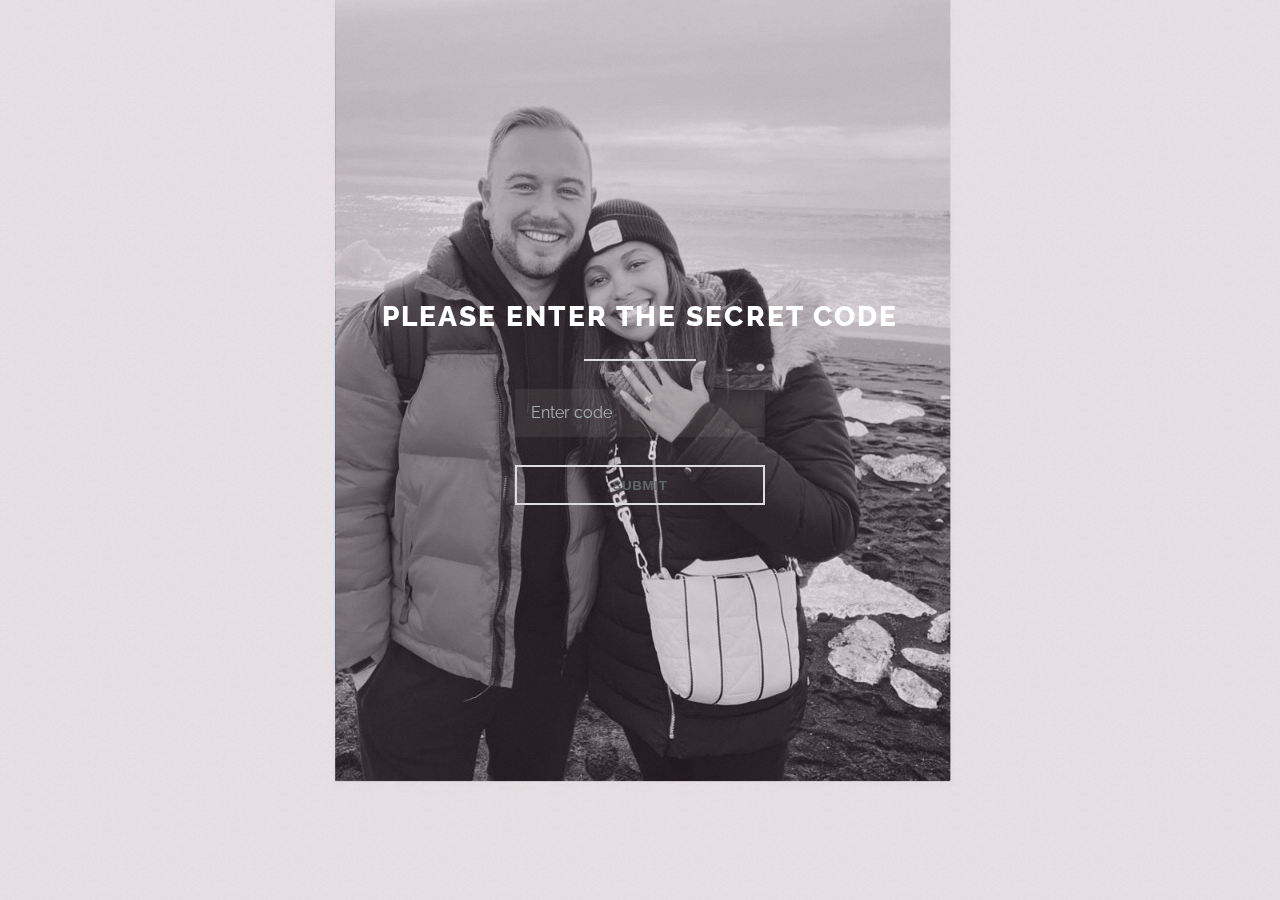
<file: index.html>
<!DOCTYPE HTML>
<!--
	Jordan & Emily -->
<html>
	<head>
		<title>Jordan & Emily are getting married</title>
		<meta charset="utf-8" />
		<meta name="viewport" content="width=device-width, initial-scale=1, user-scalable=no" />
		<link rel="stylesheet" href="assets/css/main.css" />
		<link rel="icon" href="icons8-wedding-32.ico" type="image/x-icon">
	</head>
	<body class="is-preload">

		<!-- Header -->
		<section id="header">
			<header class="major">
				<br>
				<h2>Please enter the secret code</h2>
				<input type="text" id="codeInput" placeholder="Enter code" style="width: 250px; margin: 0 auto;" onkeyup="handleKeyPress(event)">
				<br>				
				<button onclick="checkCode()" style="width: 250px;">Submit</button>

				<script>
					function handleKeyPress(event) {
						if (event.keyCode === 13) {
							// 13 is the keycode for the "Enter" key
							checkCode();
						}
					}

					function checkCode() {
						var enteredCode = document.getElementById("codeInput").value;

						// Use "BotleyC2024" as the correct code
						var correctCode = "BotleyC2024";

						if (enteredCode === correctCode) {
							window.location.href = "wedding.html"; // Redirect to success page
						} else {
							alert("Incorrect code. Please try again.");
						}
					}
				</script>
			</header>
		</section>

		<!-- Scripts -->
		<script src="assets/js/jquery.min.js"></script>
		<script src="assets/js/jquery.scrollex.min.js"></script>
		<script src="assets/js/jquery.scrolly.min.js"></script>
		<script src="assets/js/browser.min.js"></script>
		<script src="assets/js/breakpoints.min.js"></script>
		<script src="assets/js/util.js"></script>
		<script src="assets/js/main.js"></script>

	</body>
</html>
</file>
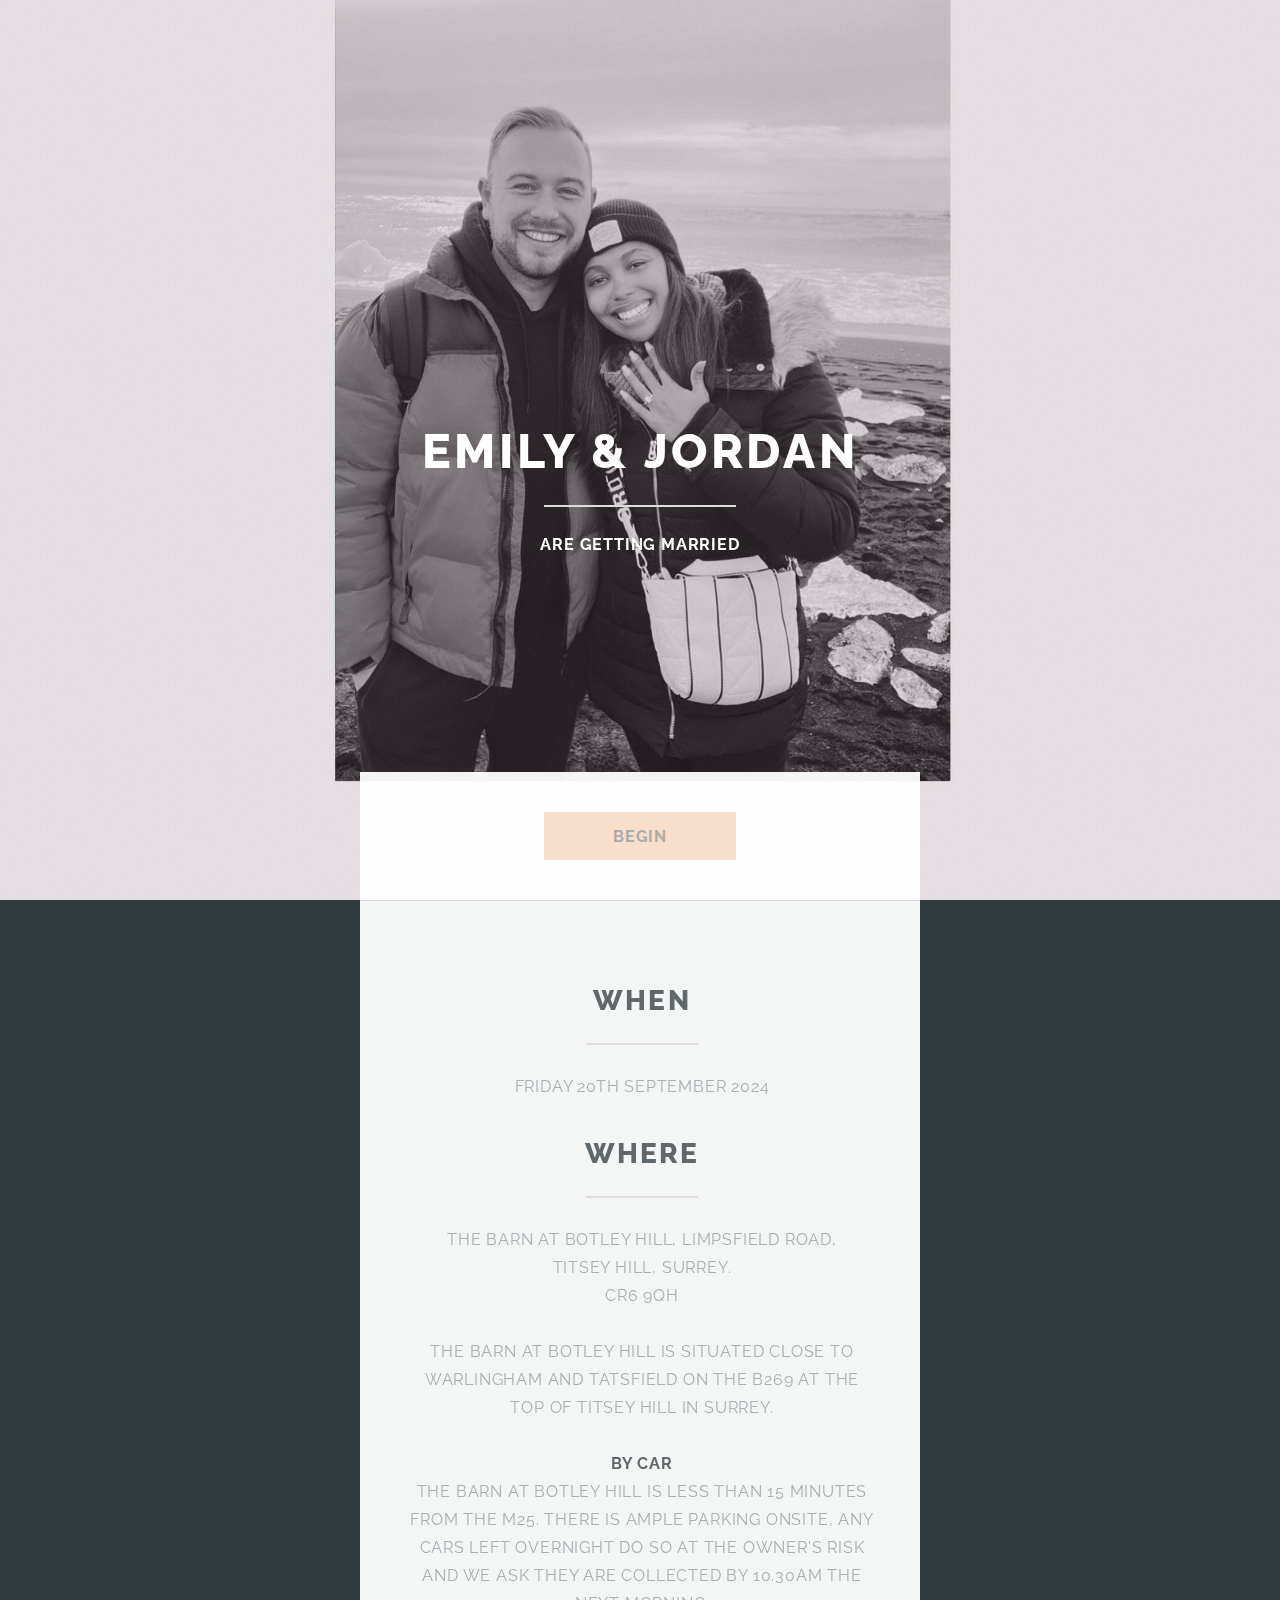
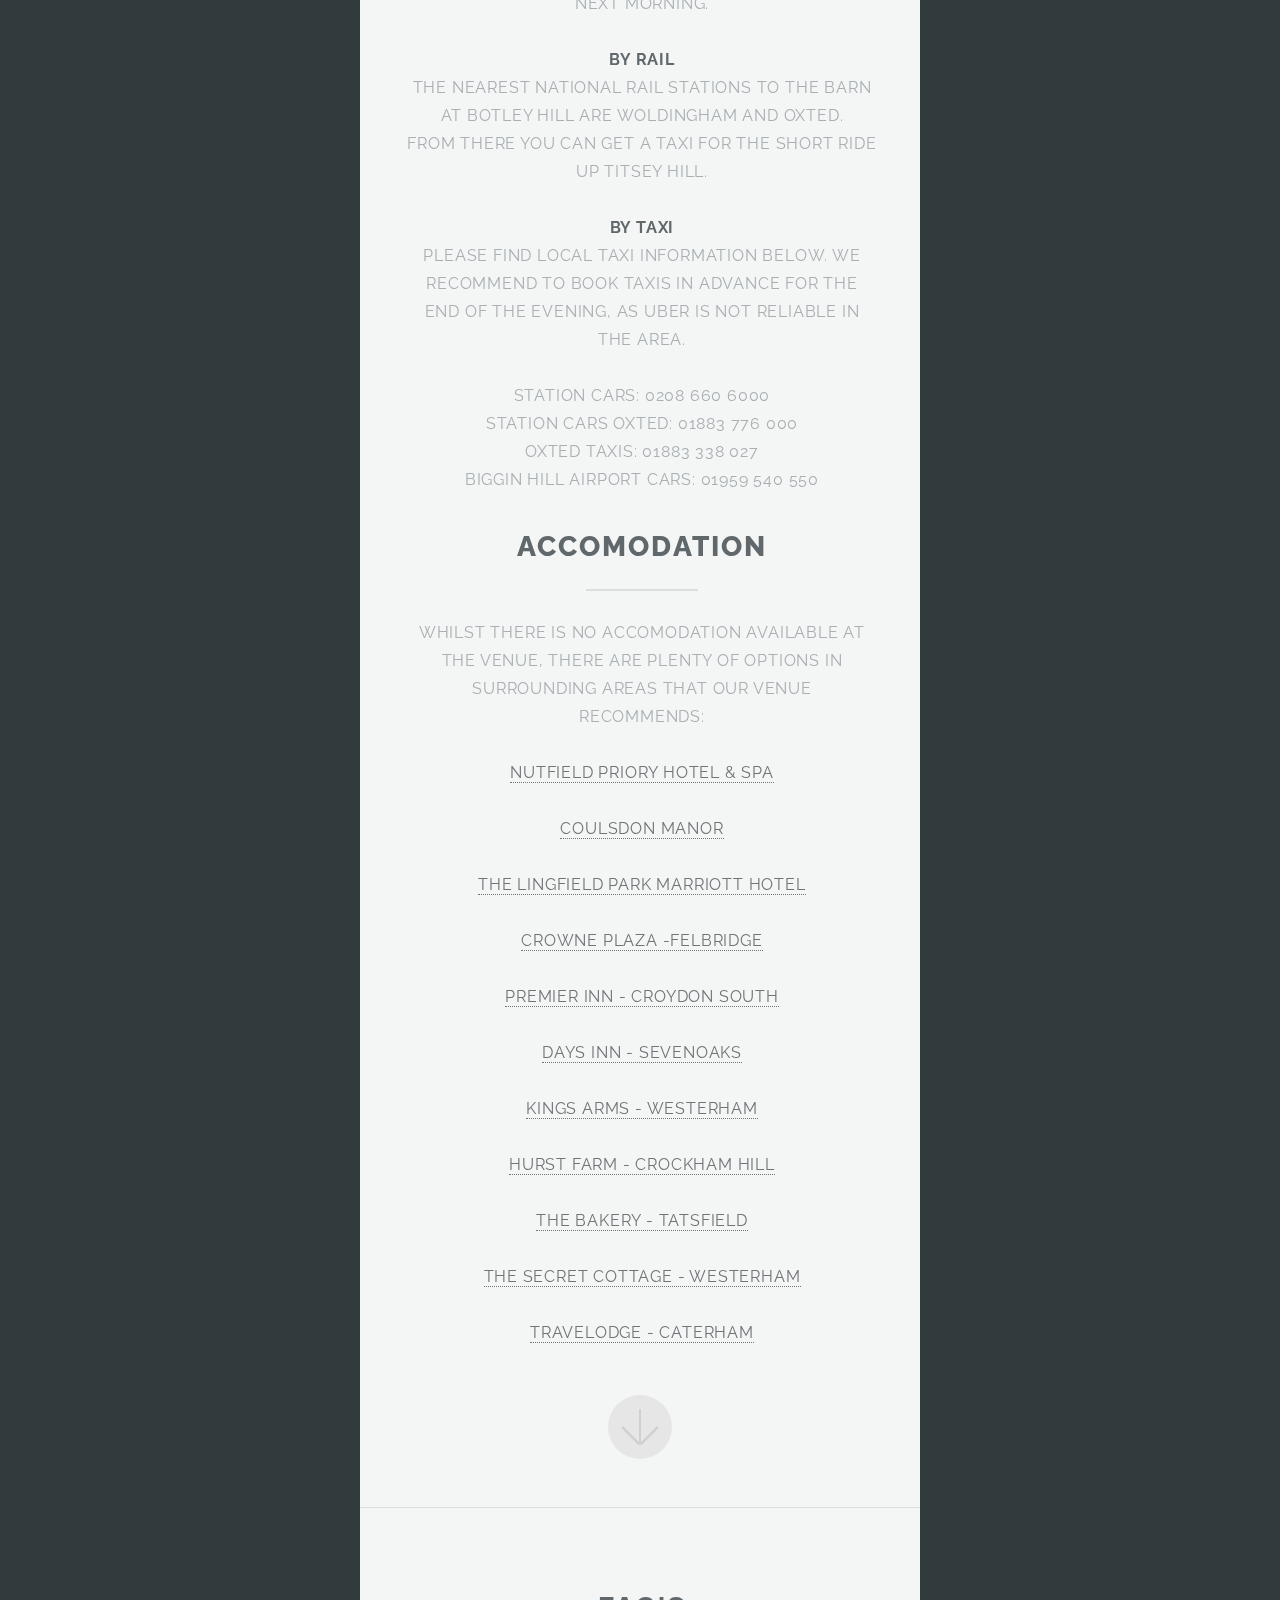
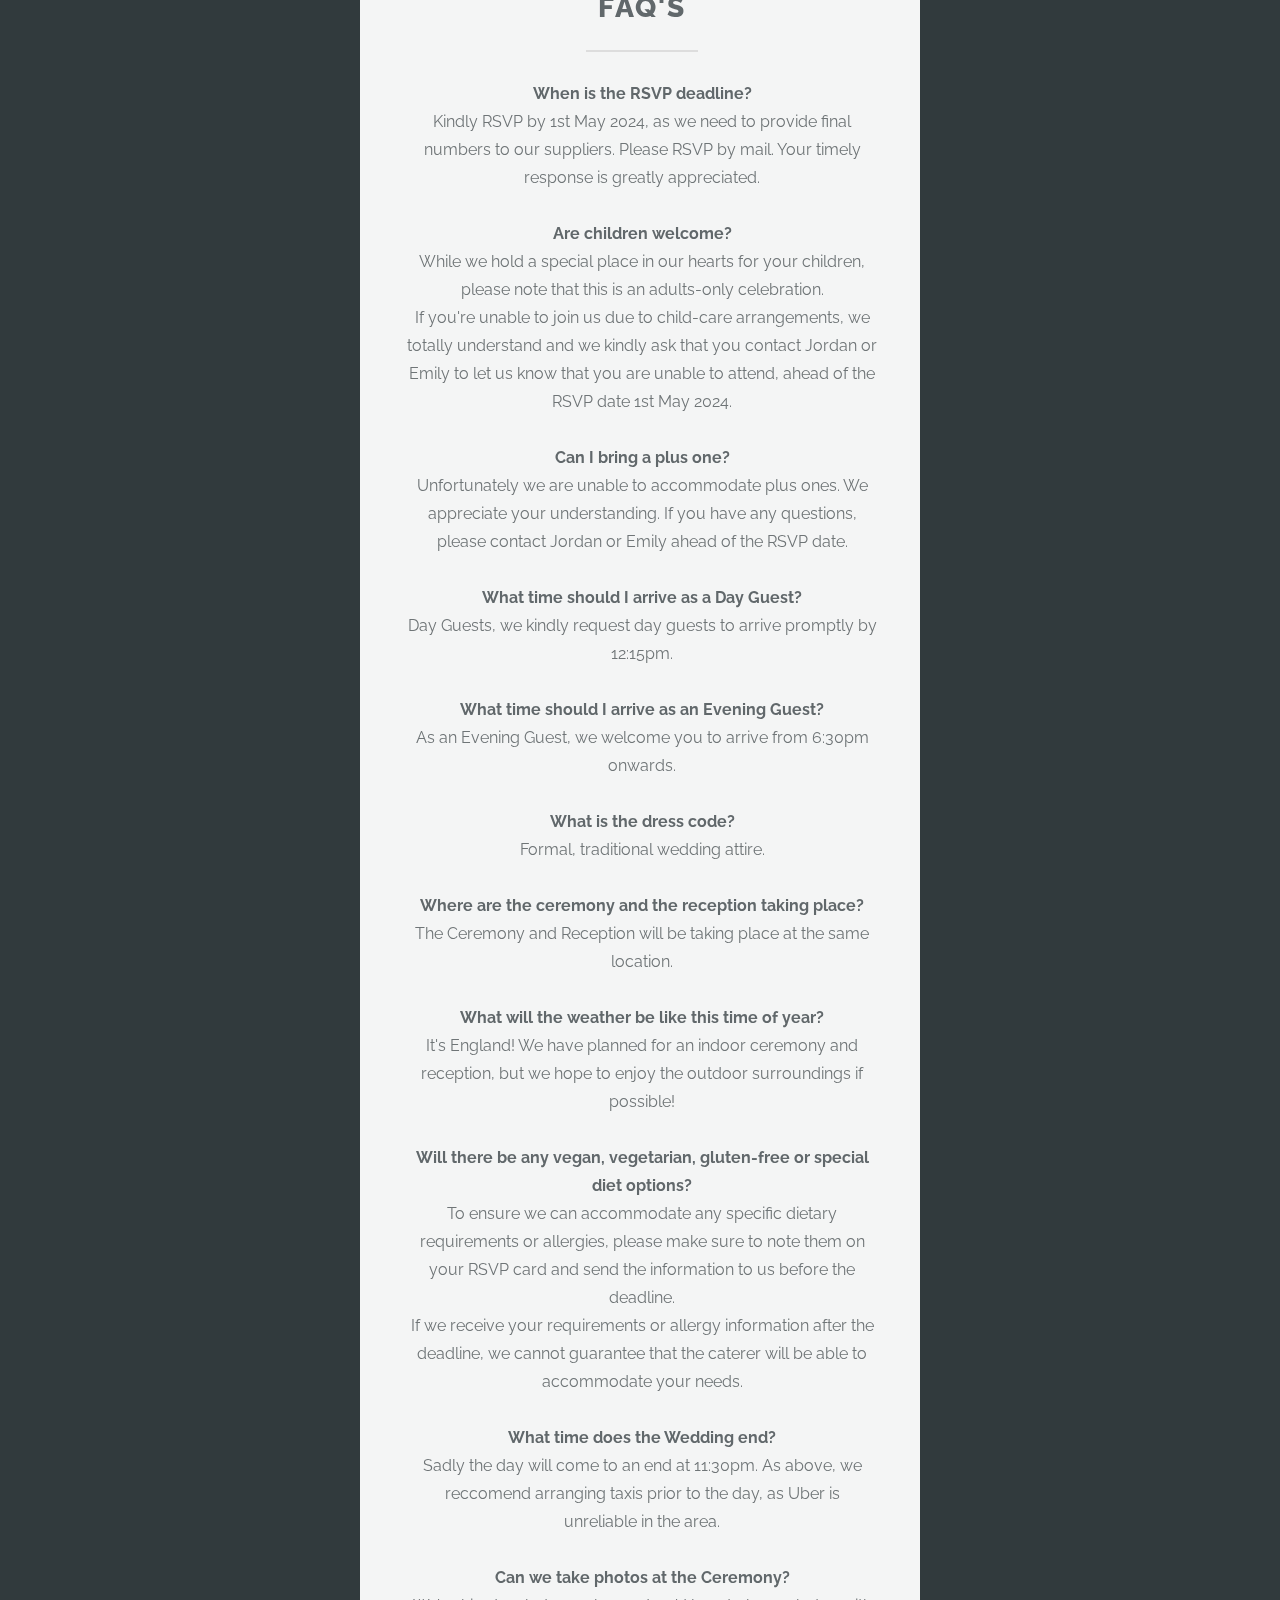
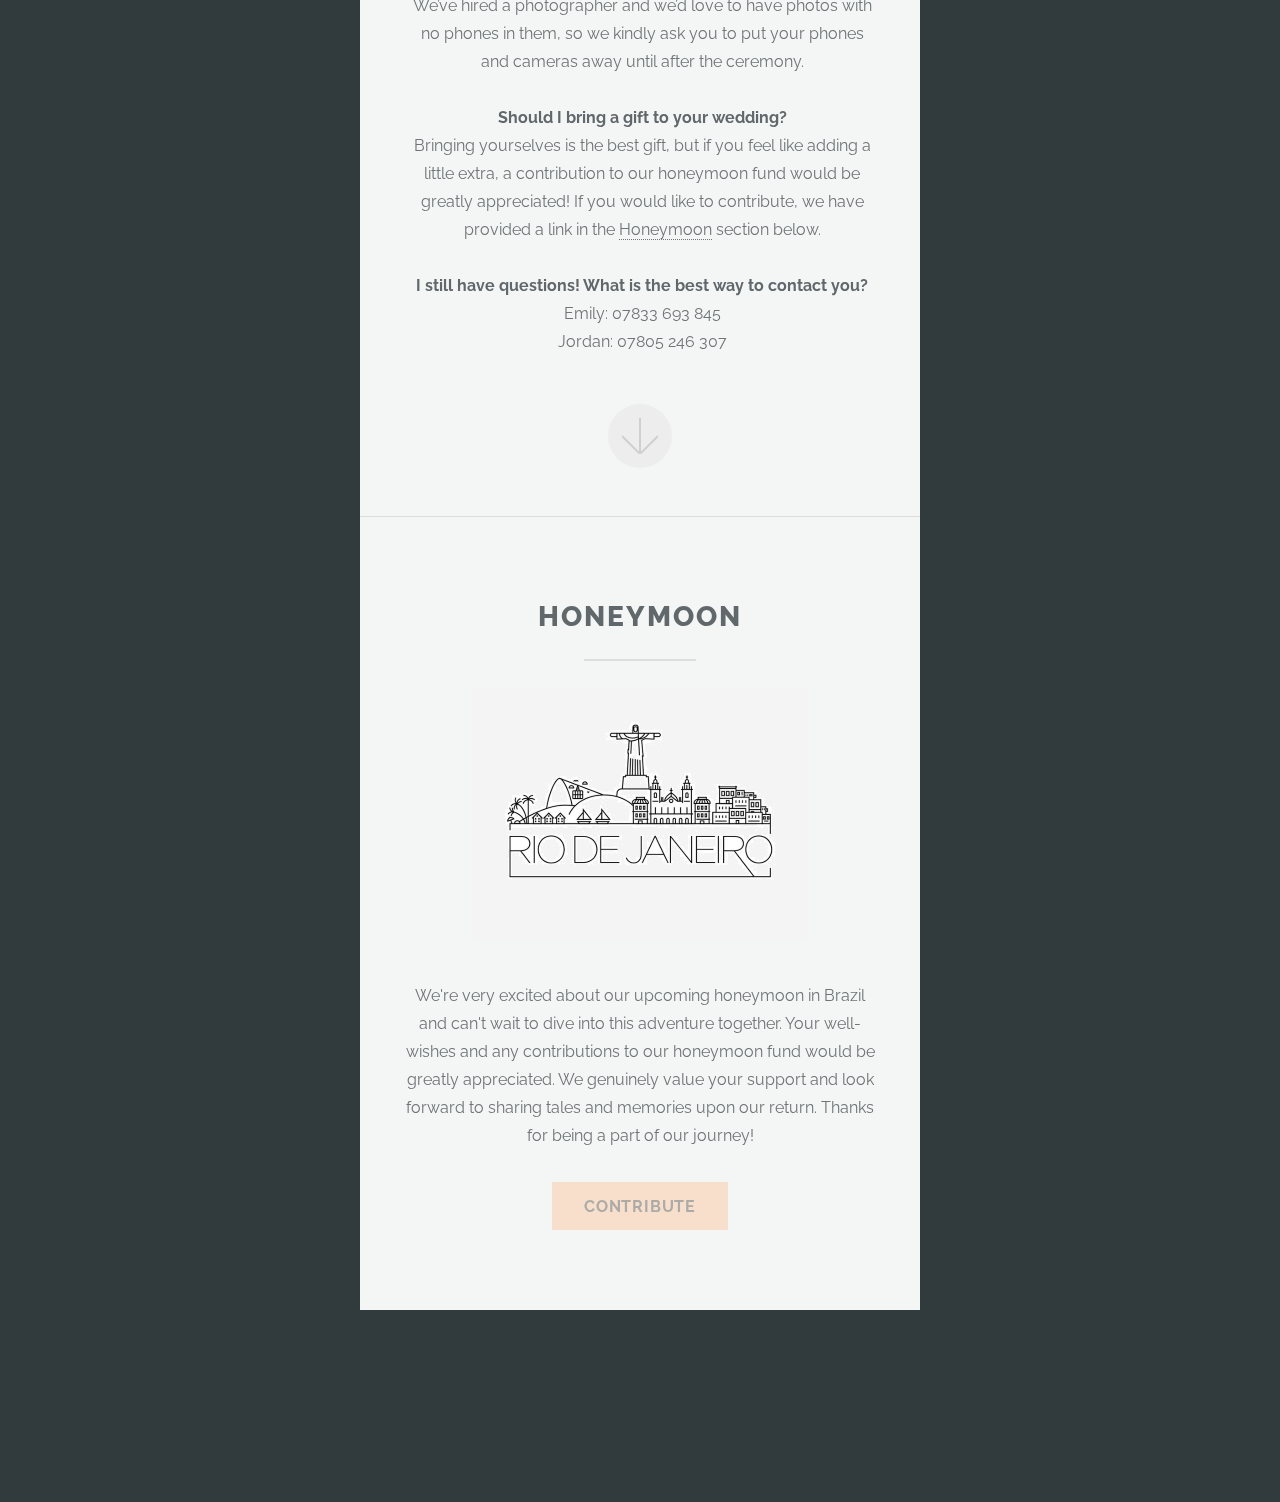
<file: wedding.html>
<!DOCTYPE HTML>
<!--
	Emily & Jordan -->
<html>
	<head>
		<title>Emily & Jordan are getting married</title>
		<meta charset="utf-8" />
		<meta name="viewport" content="width=device-width, initial-scale=1, user-scalable=no" />
		<link rel="stylesheet" href="assets/css/main.css" />
		<link rel="icon" href="icons8-wedding-32.ico" type="image/x-icon">
	</head>
	<body class="is-preload">

		<!-- Header -->
			<section id="header">
				<header class="major">
<br>
				
<h1><br><br><br>	Emily & Jordan</h1>
<p>are getting married</h2>
				</header>
				<div class="container">
					<ul class="actions special">
						<li><a href="#one" class="button primary scrolly">Begin</a></li>
					</ul>
				</div>
			</section>

		<!-- One -->
			<section id="one" class="main special">
				<div class="container">
					<div class="content">
						<header class="major">
							<h2>When</h2>
<p>Friday 20th September 2024</p>
<h2>Where</h2>
<p>The Barn at Botley Hill, Limpsfield Road,<br>
Titsey Hill, Surrey.
<br>CR6 9QH
<br>
<br>The Barn at Botley Hill is situated close to Warlingham and Tatsfield on the B269 at the top of Titsey Hill in Surrey.
<br>
<br><b>BY CAR</B>
<br> The Barn at Botley Hill is less than 15 minutes from the M25.
There is ample parking onsite, any cars left overnight do so at the owner's risk and we ask they are collected by 10.30am the next morning.
<br>
<br><b>BY RAIL</B>
<br> The nearest National Rail stations to The Barn at Botley Hill are Woldingham and Oxted.
<br>From there you can get a taxi for the short ride up Titsey Hill.
<br>
<br><b>BY TAXI</B>
<br>Please find local taxi information below. We recommend to book taxis in advance for the end of the evening, as UBER is not reliable in the area.
<br>
<br>Station Cars: 0208 660 6000
<br>Station Cars Oxted: 01883 776 000
<br>Oxted Taxis: 01883 338 027
<br>Biggin Hill Airport Cars: 01959 540 550</p>
<header class="major">
							<h2>Accomodation</h2>
<P>Whilst there is no accomodation available at the venue, there are plenty of options in surrounding areas that our venue recommends:
<br>
<br>
<a href="https://www.handpickedhotels.co.uk/nutfieldpriory" target="_blank">Nutfield Priory Hotel & Spa</a>
<br>
<br>
<a href="https://bespokehotels.com/coulsdonmanorandgolf/" target="_blank">Coulsdon Manor</a>
<br>
<br>
<a href="https://www.marriott.com/en-gb/hotels/lgwgs-lingfield-park-marriott-hotel-and-country-club/overview/" target="_blank">The Lingfield Park Marriott Hotel</a>
<br>
<br>
<a href="https://www.ihg.com/crowneplaza/hotels/gb/en/west-sussex/bsheg/hoteldetail" target="_blank">Crowne Plaza -Felbridge</a>
<br>
<br>
<a href="https://www.premierinn.com/gb/en/hotels/england/greater-london/london/london-croydon-south-a212.html" target="_blank">Premier Inn - Croydon South</a>
<br>
<br>
<a href="https://www.wyndhamhotels.com/en-uk/days-inn/westerham-united-kingdom/days-inn-sevenoaks-clacket-lane/overview?gad_source=1&gclid=Cj0KCQiAwbitBhDIARIsABfFYIIxIX5BFskM9P9CU8R69D6ar9T8pGYwucALA0WK49F22m-W_Ih141waAl_8EALw_wcB&gclsrc=aw.ds" target="_blank">Days Inn - Sevenoaks</a>
<br>
<br>
<a href="https://www.greenekinginns.co.uk/hotels/kent/kings-arms" target="_blank">Kings Arms - Westerham</a>
<br>
<br>
<a href="https://www.hurst.farm/therooms" target="_blank">Hurst Farm - Crockham Hill</a>
<br>
<br>
<a href="https://www.thebakeryrestaurant.com/ourrooms.php" target="_blank">The Bakery - Tatsfield</a>
<br>
<br>
<a href="https://thesecretcottage.net/home" target="_blank">The Secret Cottage - Westerham</a>
<br>
<br>
<a href="https://www.travelodge.co.uk/hotels/325/Caterham-Whyteleafe-hotel?sb=0" target="_blank">Travelodge - Caterham</a>
<a href="#footer" class="goto-next scrolly">Next</a>						</header>
																<a href="#three" class="goto-next scrolly">Next</a>
				</div>
			</section>

		<!-- Three -->
			<section id="three" class="main special">
				<div class="container">
									<div class="content">
						<header class="major">					<h2>FAQ's</h2>
						</header>
						<p>
<b>When is the RSVP deadline?</b>
<br>Kindly RSVP by 1st May 2024, as we need to provide final numbers to our suppliers. Please RSVP by mail. Your timely response is greatly appreciated.</b>
<br>
<br>
<b>Are children welcome?</b>
<br>While we hold a special place in our hearts for your children, please note that this is an adults-only celebration.
<br>If you're unable to join us due to child-care arrangements, we totally understand and we kindly ask that you contact Jordan or Emily to let us know that you are unable to attend, ahead of the RSVP date 1st May 2024.
<br>
<br>
<b>Can I bring a plus one?</b>
<br>Unfortunately we are unable to accommodate plus ones. We appreciate your understanding. If you have any questions, please contact Jordan or Emily ahead of the RSVP date.
<br>
<br>
<b>What time should I arrive as a Day Guest?</b>
<br> Day Guests, we kindly request day guests to arrive promptly by 12:15pm. 
<br>
<br>
<b>What time should I arrive as an Evening Guest?</b>
<br> As an Evening Guest, we welcome you to arrive from 6:30pm onwards.
<br>
<br>
<b>What is the dress code?</b>
<br> Formal, traditional wedding attire.
<br>
<br><b>Where are the ceremony and the reception taking place?</b>
<br>The Ceremony and Reception will be taking place at the same location.
<br>
<br>
<b>What will the weather be like this time of year?</b>
<br>It's England! We have planned for an indoor ceremony and reception, but we hope to enjoy the outdoor surroundings if possible!<br>
<br>
<b>Will there be any vegan, vegetarian, gluten-free or special diet options?</b>
<br>To ensure we can accommodate any specific dietary requirements or allergies, please make sure to note them on your RSVP card and send the information to us before the deadline.
<br>
If we receive your requirements or allergy information after the deadline, we cannot guarantee that the caterer will be able to accommodate your needs.
<br>
<br>
<b>What time does the Wedding end?</b>
<br>Sadly the day will come to an end at 11:30pm. As above, we reccomend arranging taxis prior to the day, as Uber is unreliable in the area.
<br>
<br>
<b>Can we take photos at the Ceremony?</b>
<br>We’ve hired a photographer and we’d love to have photos with no phones in them, so we kindly ask you to put your phones and cameras  away until after the ceremony.
<br>
<br>
<b>Should I bring a gift to your wedding?</b>
<br>Bringing yourselves is the best gift, but if you feel like adding a little extra, a contribution to our honeymoon fund would be greatly appreciated! If you would like to contribute, we have provided a link in the <a href="#footer">Honeymoon</a> section below.
<br>
<br>
<b>I still have questions! What is the best way to contact you?</b>
<br>Emily: 07833 693 845
<br>Jordan: 07805 246 307									
<br>
</p>
							</div>

					<a href="#footer" class="goto-next scrolly">Next</a>
				</div>
			</section>

		<!-- Four -->
		<!--
			<section id="four" class="main">
				<div class="container">
					<div class="content">
						<header class="major">
							<h2>Elements</h2>
						</header>
						<section>
							<h4>Text</h4>
							<p>This is <b>bold</b> and this is <strong>strong</strong>. This is <i>italic</i> and this is <em>emphasized</em>.
							This is <sup>superscript</sup> text and this is <sub>subscript</sub> text.
							This is <u>underlined</u> and this is code: <code>for (;;) { ... }</code>. Finally, <a href="#">this is a link</a>.</p>
							<hr />
							<header>
								<h4>Heading with a Subtitle</h4>
								<p>Lorem ipsum dolor sit amet nullam id egestas urna aliquam</p>
							</header>
							<p>Nunc lacinia ante nunc ac lobortis. Interdum adipiscing gravida odio porttitor sem non mi integer non faucibus ornare mi ut ante amet placerat aliquet. Volutpat eu sed ante lacinia sapien lorem accumsan varius montes viverra nibh in adipiscing blandit tempus accumsan.</p>
							<header>
								<h5>Heading with a Subtitle</h5>
								<p>Lorem ipsum dolor sit amet nullam id egestas urna aliquam</p>
							</header>
							<p>Nunc lacinia ante nunc ac lobortis. Interdum adipiscing gravida odio porttitor sem non mi integer non faucibus ornare mi ut ante amet placerat aliquet. Volutpat eu sed ante lacinia sapien lorem accumsan varius montes viverra nibh in adipiscing blandit tempus accumsan.</p>
							<hr />
							<h2>Heading Level 2</h2>
							<h3>Heading Level 3</h3>
							<h4>Heading Level 4</h4>
							<h5>Heading Level 5</h5>
							<h6>Heading Level 6</h6>
							<hr />
							<h5>Blockquote</h5>
							<blockquote>Fringilla nisl. Donec accumsan interdum nisi, quis tincidunt felis sagittis eget tempus euismod. Vestibulum ante ipsum primis in faucibus vestibulum. Blandit adipiscing eu felis iaculis volutpat ac adipiscing accumsan faucibus. Vestibulum ante ipsum primis in faucibus lorem ipsum dolor sit amet nullam adipiscing eu felis.</blockquote>
							<h5>Preformatted</h5>
							<pre><code>i = 0;

while (!deck.isInOrder()) {
  print 'Iteration ' + i;
  deck.shuffle();
  i++;
}

print 'It took ' + i + ' iterations to sort the deck.';</code></pre>
						</section>

						<section>
							<h4>Lists</h4>
							<div class="row">
								<div class="col-6 col-12-medium">
									<h5>Unordered</h5>
									<ul>
										<li>Dolor pulvinar etiam.</li>
										<li>Sagittis adipiscing.</li>
										<li>Felis enim feugiat.</li>
									</ul>
									<h5>Alternate</h5>
									<ul class="alt">
										<li>Dolor pulvinar etiam.</li>
										<li>Sagittis adipiscing.</li>
										<li>Felis enim feugiat.</li>
									</ul>
								</div>
								<div class="col-6 col-12-medium">
									<h5>Ordered</h5>
									<ol>
										<li>Dolor pulvinar etiam.</li>
										<li>Etiam vel felis viverra.</li>
										<li>Felis enim feugiat.</li>
										<li>Dolor pulvinar etiam.</li>
										<li>Etiam vel felis lorem.</li>
										<li>Felis enim et feugiat.</li>
									</ol>
									<h5>Icons</h5>
									<ul class="icons">
										<li><a href="#" class="icon brands fa-twitter"><span class="label">Twitter</span></a></li>
										<li><a href="#" class="icon brands fa-facebook-f"><span class="label">Facebook</span></a></li>
										<li><a href="#" class="icon brands fa-instagram"><span class="label">Instagram</span></a></li>
										<li><a href="#" class="icon brands fa-github"><span class="label">Github</span></a></li>
									</ul>
								</div>
							</div>
							<h5>Actions</h5>
							<ul class="actions">
								<li><a href="#" class="button primary">Default</a></li>
								<li><a href="#" class="button">Default</a></li>
							</ul>
							<ul class="actions small">
								<li><a href="#" class="button primary small">Small</a></li>
								<li><a href="#" class="button small">Small</a></li>
							</ul>
							<div class="row">
								<div class="col-6 col-12-small">
									<ul class="actions stacked">
										<li><a href="#" class="button primary">Default</a></li>
										<li><a href="#" class="button">Default</a></li>
									</ul>
								</div>
								<div class="col-6 col-12-small">
									<ul class="actions stacked">
										<li><a href="#" class="button primary small">Small</a></li>
										<li><a href="#" class="button small">Small</a></li>
									</ul>
								</div>
								<div class="col-6 col-12-small">
									<ul class="actions stacked">
										<li><a href="#" class="button primary fit">Default</a></li>
										<li><a href="#" class="button fit">Default</a></li>
									</ul>
								</div>
								<div class="col-6 col-12-small">
									<ul class="actions stacked">
										<li><a href="#" class="button primary small fit">Small</a></li>
										<li><a href="#" class="button small fit">Small</a></li>
									</ul>
								</div>
							</div>
						</section>

						<section>
							<h4>Table</h4>
							<h5>Default</h5>
							<div class="table-wrapper">
								<table>
									<thead>
										<tr>
											<th>Name</th>
											<th>Description</th>
											<th>Price</th>
										</tr>
									</thead>
									<tbody>
										<tr>
											<td>Item One</td>
											<td>Ante turpis integer aliquet porttitor.</td>
											<td>29.99</td>
										</tr>
										<tr>
											<td>Item Two</td>
											<td>Vis ac commodo adipiscing arcu aliquet.</td>
											<td>19.99</td>
										</tr>
										<tr>
											<td>Item Three</td>
											<td> Morbi faucibus arcu accumsan lorem.</td>
											<td>29.99</td>
										</tr>
										<tr>
											<td>Item Four</td>
											<td>Vitae integer tempus condimentum.</td>
											<td>19.99</td>
										</tr>
										<tr>
											<td>Item Five</td>
											<td>Ante turpis integer aliquet porttitor.</td>
											<td>29.99</td>
										</tr>
									</tbody>
									<tfoot>
										<tr>
											<td colspan="2"></td>
											<td>100.00</td>
										</tr>
									</tfoot>
								</table>
							</div>

							<h5>Alternate</h5>
							<div class="table-wrapper">
								<table class="alt">
									<thead>
										<tr>
											<th>Name</th>
											<th>Description</th>
											<th>Price</th>
										</tr>
									</thead>
									<tbody>
										<tr>
											<td>Item One</td>
											<td>Ante turpis integer aliquet porttitor.</td>
											<td>29.99</td>
										</tr>
										<tr>
											<td>Item Two</td>
											<td>Vis ac commodo adipiscing arcu aliquet.</td>
											<td>19.99</td>
										</tr>
										<tr>
											<td>Item Three</td>
											<td> Morbi faucibus arcu accumsan lorem.</td>
											<td>29.99</td>
										</tr>
										<tr>
											<td>Item Four</td>
											<td>Vitae integer tempus condimentum.</td>
											<td>19.99</td>
										</tr>
										<tr>
											<td>Item Five</td>
											<td>Ante turpis integer aliquet porttitor.</td>
											<td>29.99</td>
										</tr>
									</tbody>
									<tfoot>
										<tr>
											<td colspan="2"></td>
											<td>100.00</td>
										</tr>
									</tfoot>
								</table>
							</div>
						</section>

						<section>
							<h4>Buttons</h4>
							<ul class="actions">
								<li><a href="#" class="button primary">Primary</a></li>
								<li><a href="#" class="button">Default</a></li>
							</ul>
							<ul class="actions">
								<li><a href="#" class="button">Default</a></li>
								<li><a href="#" class="button small">Small</a></li>
							</ul>
							<ul class="actions fit">
								<li><a href="#" class="button primary fit">Fit</a></li>
								<li><a href="#" class="button fit">Fit</a></li>
							</ul>
							<ul class="actions fit small">
								<li><a href="#" class="button primary fit small">Fit + Small</a></li>
								<li><a href="#" class="button fit small">Fit + Small</a></li>
							</ul>
							<ul class="actions">
								<li><a href="#" class="button primary icon solid fa-download">Icon</a></li>
								<li><a href="#" class="button icon solid fa-download">Icon</a></li>
							</ul>
							<ul class="actions">
								<li><span class="button primary disabled">Disabled</span></li>
								<li><span class="button disabled">Disabled</span></li>
							</ul>
						</section>

						<section>
							<h4>Form</h4>
							<form method="post" action="#">
								<div class="row gtr-uniform">
									<div class="col-6 col-12-xsmall">
										<input type="text" name="demo-name" id="demo-name" value="" placeholder="Name" />
									</div>
									<div class="col-6 col-12-xsmall">
										<input type="email" name="demo-email" id="demo-email" value="" placeholder="Email" />
									</div>
									<div class="col-12">
										<select name="demo-category" id="demo-category">
											<option value="">- Category -</option>
											<option value="1">Manufacturing</option>
											<option value="1">Shipping</option>
											<option value="1">Administration</option>
											<option value="1">Human Resources</option>
										</select>
									</div>
									<div class="col-4 col-12-small">
										<input type="radio" id="demo-priority-low" name="demo-priority" checked>
										<label for="demo-priority-low">Low</label>
									</div>
									<div class="col-4 col-12-small">
										<input type="radio" id="demo-priority-normal" name="demo-priority">
										<label for="demo-priority-normal">Normal</label>
									</div>
									<div class="col-4 col-12-small">
										<input type="radio" id="demo-priority-high" name="demo-priority">
										<label for="demo-priority-high">High</label>
									</div>
									<div class="col-6 col-12-small">
										<input type="checkbox" id="demo-copy" name="demo-copy">
										<label for="demo-copy">Email me a copy</label>
									</div>
									<div class="col-6 col-12-small">
										<input type="checkbox" id="demo-human" name="demo-human" checked>
										<label for="demo-human">Not a robot</label>
									</div>
									<div class="col-12">
										<textarea name="demo-message" id="demo-message" placeholder="Enter your message" rows="6"></textarea>
									</div>
									<div class="col-12">
										<ul class="actions">
											<li><input type="submit" value="Send Message" class="primary" /></li>
											<li><input type="reset" value="Reset" /></li>
										</ul>
									</div>
								</div>
							</form>
						</section>

						<section>
							<h4>Image</h4>
							<h5>Fit</h5>
							<div class="box alt">
								<div class="row gtr-uniform gtr-50">
																									</div>
							<h5>Left &amp; Right</h5>
							<p><span class="image left"><img src="images/pic05.jpg" alt="" /></span>Fringilla nisl. Donec accumsan interdum nisi, quis tincidunt felis sagittis eget. tempus euismod. Vestibulum ante ipsum primis in faucibus vestibulum. Blandit adipiscing eu felis iaculis volutpat ac adipiscing accumsan eu faucibus. Integer ac pellentesque praesent tincidunt felis sagittis eget. tempus euismod. Vestibulum ante ipsum primis in faucibus vestibulum. Blandit adipiscing eu felis iaculis volutpat ac adipiscing accumsan eu faucibus. Integer ac pellentesque praesent. Donec accumsan interdum nisi, quis tincidunt felis sagittis eget. tempus euismod. Vestibulum ante ipsum primis in faucibus vestibulum. Blandit adipiscing eu felis iaculis volutpat ac adipiscing accumsan eu faucibus. Integer ac pellentesque praesent tincidunt felis sagittis eget. tempus euismod. Vestibulum ante ipsum primis in faucibus vestibulum. Blandit adipiscing eu felis iaculis volutpat ac adipiscing accumsan eu faucibus. Integer ac pellentesque praesent.</p>
							<p><span class="image right"><img src="images/pic05.jpg" alt="" /></span>Fringilla nisl. Donec accumsan interdum nisi, quis tincidunt felis sagittis eget. tempus euismod. Vestibulum ante ipsum primis in faucibus vestibulum. Blandit adipiscing eu felis iaculis volutpat ac adipiscing accumsan eu faucibus. Integer ac pellentesque praesent tincidunt felis sagittis eget. tempus euismod. Vestibulum ante ipsum primis in faucibus vestibulum. Blandit adipiscing eu felis iaculis volutpat ac adipiscing accumsan eu faucibus. Integer ac pellentesque praesent. Donec accumsan interdum nisi, quis tincidunt felis sagittis eget. tempus euismod. Vestibulum ante ipsum primis in faucibus vestibulum. Blandit adipiscing eu felis iaculis volutpat ac adipiscing accumsan eu faucibus. Integer ac pellentesque praesent tincidunt felis sagittis eget. tempus euismod. Vestibulum ante ipsum primis in faucibus vestibulum. Blandit adipiscing eu felis iaculis volutpat ac adipiscing accumsan eu faucibus. Integer ac pellentesque praesent.</p>
						</section>

					</div>
					<a href="#footer" class="goto-next scrolly">Next</a>
				</div>
			</section>
		-->

		<!-- Footer -->
			<section id="footer">
				<div class="container">
					<header class="major">
						<h2>Honeymoon</h2>
					</header>
					<p><img src="images/RDJ.jpg" alt="Honeymoon Image" class="honeymoon-image"></p>
<p>We're very excited about our upcoming honeymoon in Brazil and can't wait to dive into this adventure together. Your well-wishes and any contributions to our honeymoon fund would be greatly appreciated. We genuinely value your support and look forward to sharing tales and memories upon our return. Thanks for being a part of our journey!<p>
													<a href="https://www.monzo.me/jordancottee7/100" <li><input type="submit" value="Contribute" class="primary" /></li></a>
								</ul>
							</div>
						</div>
					</form>
				</div>
				<footer>
					<p>  </p>
				</footer>
			</section>

		<!-- Scripts -->
			<script src="assets/js/jquery.min.js"></script>
			<script src="assets/js/jquery.scrollex.min.js"></script>
			<script src="assets/js/jquery.scrolly.min.js"></script>
			<script src="assets/js/browser.min.js"></script>
			<script src="assets/js/breakpoints.min.js"></script>
			<script src="assets/js/util.js"></script>
			<script src="assets/js/main.js"></script>

	</body>
</html>
</file>
<file: assets/css/main.css>
@import url("fontawesome-all.min.css");
@import url("https://fonts.googleapis.com/css?family=Raleway:400,400italic,700,800");

/*
	Highlights by HTML5 UP
	html5up.net | @ajlkn
	Free for personal and commercial use under the CCA 3.0 license (html5up.net/license)
*/

html, body, div, span, applet, object,
iframe, h1, h2, h3, h4, h5, h6, p, blockquote,
pre, a, abbr, acronym, address, big, cite,
code, del, dfn, em, img, ins, kbd, q, s, samp,
small, strike, strong, sub, sup, tt, var, b,
u, i, center, dl, dt, dd, ol, ul, li, fieldset,
form, label, legend, table, caption, tbody,
tfoot, thead, tr, th, td, article, aside,
canvas, details, embed, figure, figcaption,
footer, header, hgroup, menu, nav, output, ruby,
section, summary, time, mark, audio, video {
	margin: 0;
	padding: 0;
	border: 0;
	font-size: 100%;
	font: inherit;
	vertical-align: baseline;}

article, aside, details, figcaption, figure,
footer, header, hgroup, menu, nav, section {
	display: block;}

body {
	line-height: 1;
}

ol, ul {
	list-style: none;
}

blockquote, q {
	quotes: none;
}

	blockquote:before, blockquote:after, q:before, q:after {
		content: '';
		content: none;
	}

table {
	border-collapse: collapse;
	border-spacing: 0;
}

body {
	-webkit-text-size-adjust: none;
}

mark {
	background-color: transparent;
	color: inherit;
}

input::-moz-focus-inner {
	border: 0;
	padding: 0;
}

input, select, textarea {
	-moz-appearance: none;
	-webkit-appearance: none;
	-ms-appearance: none;
	appearance: none;
}

/* Basic */

	html {
		box-sizing: border-box;
	}

	*, *:before, *:after {
		box-sizing: inherit;
	}

	html {
		background-color: #313a3d;
		background-attachment: fixed,						fixed;
		background-image: url("images/overlay.png"), url("../../images/bg.jpg");
		background-position: top left,					center center;
		background-repeat: repeat,						none;
		background-size: auto,						cover;
	}

	html.is-preload *, html.is-preload *:before, html.is-preload *:after {
		-moz-animation: none !important;
		-webkit-animation: none !important;
		-ms-animation: none !important;
		animation: none !important;
		-moz-transition: none !important;
		-webkit-transition: none !important;
		-ms-transition: none !important;
		transition: none !important;
	}

	html.is-touch {
		height: 100vh;
		overflow: hidden;
	}

		html.is-touch #wrapper {
			-webkit-backface-visibility: hidden;
			-webkit-overflow-scrolling: touch;
			-webkit-transform: translate3d(0, 0, 0);
			height: 100vh;
			overflow: auto;
		}

	body, input, select, textarea {
		color: #6f7577;
		font-family: "Raleway", "Helvetica", sans-serif;
		font-size: 15pt;
		font-weight: 400;
		line-height: 1.75em;
	}

	a {
		-moz-transition: color 0.2s ease-in-out, border-bottom-color 0.2s ease-in-out;
		-webkit-transition: color 0.2s ease-in-out, border-bottom-color 0.2s ease-in-out;
		-ms-transition: color 0.2s ease-in-out, border-bottom-color 0.2s ease-in-out;
		transition: color 0.2s ease-in-out, border-bottom-color 0.2s ease-in-out;
		border-bottom: dotted 1px;
		color: #6f7577;
		text-decoration: none;
	}

		a:hover {
			border-bottom-color: transparent !important;
			color: #F7DFCB !important;
			text-decoration: none;
		}

	strong, b {
		color: #61686b;
		font-weight: 700;
	}

	em, i {
		font-style: italic;
	}

	p {
		margin: 0 0 2em 0;
	}

	h1, h2, h3, h4, h5, h6 {
		color: #61686b;
		font-weight: 800;
		letter-spacing: 0.075em;
		line-height: 1em;
		margin: 0 0 1em 0;
		text-transform: uppercase;
	}

		h1 a, h2 a, h3 a, h4 a, h5 a, h6 a {
			color: inherit;
			text-decoration: none;
		}

	h2 {
		font-size: 1.75em;
		line-height: 1.5em;
	}

	h3 {
		font-size: 1em;
		line-height: 1.5em;
	}

	h4 {
		font-size: 0.9em;
		line-height: 1.5em;
	}

	h5 {
		font-size: 0.8em;
		line-height: 1.5em;
	}

	h6 {
		font-size: 0.7em;
		line-height: 1.5em;
	}

	sub {
		font-size: 0.8em;
		position: relative;
		top: 0.5em;
	}

	sup {
		font-size: 0.8em;
		position: relative;
		top: -0.5em;
	}

	hr {
		border: 0;
		border-bottom: solid 1px #dddddd;
		margin: 2em 0;
	}

		hr.major {
			margin: 3em 0;
		}

	blockquote {
		border-left: solid 6px #dddddd;
		font-style: italic;
		margin: 0 0 2em 0;
		padding: 0.5em 0 0.5em 1.5em;
	}

	code {
		background: rgba(144, 144, 144, 0.075);
		font-family: "Courier New", monospace;
		font-size: 0.9em;
		margin: 0 0.25em;
		padding: 0.25em 0.65em;
	}

	pre {
		-webkit-overflow-scrolling: touch;
		font-family: "Courier New", monospace;
		font-size: 0.9em;
		margin: 0 0 2em 0;
	}

		pre code {
			display: block;
			line-height: 1.75em;
			padding: 1em 1.5em;
			overflow-x: auto;
		}

	.align-left {
		text-align: left;
	}

	.align-center {
		text-align: center;
	}

	.align-right {
		text-align: right;
	}

/* Container */

	.container {
		margin: 0 auto;
		max-width: calc(100% - 4em);
		width: 35em;
	}

		.container.xsmall {
			width: 8.75em;
		}

		.container.small {
			width: 17.5em;
		}

		.container.medium {
			width: 26.25em;
		}

		.container.large {
			width: 43.75em;
		}

		.container.xlarge {
			width: 52.5em;
		}

		.container.max {
			width: 100%;
		}

		@media screen and (max-width: 980px) {

			.container {
				width: 80% !important;
				max-width: 100% !important;
			}

		}

		@media screen and (max-width: 480px) {

			.container {
				width: 100% !important;
			}

		}

/* Row */

	.row {
		display: flex;
		flex-wrap: wrap;
		box-sizing: border-box;
		align-items: stretch;
	}

		.row > * {
			box-sizing: border-box;
		}

		.row.gtr-uniform > * > :last-child {
			margin-bottom: 0;
		}

		.row.aln-left {
			justify-content: flex-start;
		}

		.row.aln-center {
			justify-content: center;
		}

		.row.aln-right {
			justify-content: flex-end;
		}

		.row.aln-top {
			align-items: flex-start;
		}

		.row.aln-middle {
			align-items: center;
		}

		.row.aln-bottom {
			align-items: flex-end;
		}

		.row > .imp {
			order: -1;
		}

		.row > .col-1 {
			width: 8.33333%;
		}

		.row > .off-1 {
			margin-left: 8.33333%;
		}

		.row > .col-2 {
			width: 16.66667%;
		}

		.row > .off-2 {
			margin-left: 16.66667%;
		}

		.row > .col-3 {
			width: 25%;
		}

		.row > .off-3 {
			margin-left: 25%;
		}

		.row > .col-4 {
			width: 33.33333%;
		}

		.row > .off-4 {
			margin-left: 33.33333%;
		}

		.row > .col-5 {
			width: 41.66667%;
		}

		.row > .off-5 {
			margin-left: 41.66667%;
		}

		.row > .col-6 {
			width: 50%;
		}

		.row > .off-6 {
			margin-left: 50%;
		}

		.row > .col-7 {
			width: 58.33333%;
		}

		.row > .off-7 {
			margin-left: 58.33333%;
		}

		.row > .col-8 {
			width: 66.66667%;
		}

		.row > .off-8 {
			margin-left: 66.66667%;
		}

		.row > .col-9 {
			width: 75%;
		}

		.row > .off-9 {
			margin-left: 75%;
		}

		.row > .col-10 {
			width: 83.33333%;
		}

		.row > .off-10 {
			margin-left: 83.33333%;
		}

		.row > .col-11 {
			width: 91.66667%;
		}

		.row > .off-11 {
			margin-left: 91.66667%;
		}

		.row > .col-12 {
			width: 100%;
		}

		.row > .off-12 {
			margin-left: 100%;
		}

		.row.gtr-0 {
			margin-top: 0;
			margin-left: 0em;
		}

			.row.gtr-0 > * {
				padding: 0 0 0 0em;
			}

			.row.gtr-0.gtr-uniform {
				margin-top: 0em;
			}

				.row.gtr-0.gtr-uniform > * {
					padding-top: 0em;
				}

		.row.gtr-25 {
			margin-top: 0;
			margin-left: -0.375em;
		}

			.row.gtr-25 > * {
				padding: 0 0 0 0.375em;
			}

			.row.gtr-25.gtr-uniform {
				margin-top: -0.375em;
			}

				.row.gtr-25.gtr-uniform > * {
					padding-top: 0.375em;
				}

		.row.gtr-50 {
			margin-top: 0;
			margin-left: -0.75em;
		}

			.row.gtr-50 > * {
				padding: 0 0 0 0.75em;
			}

			.row.gtr-50.gtr-uniform {
				margin-top: -0.75em;
			}

				.row.gtr-50.gtr-uniform > * {
					padding-top: 0.75em;
				}

		.row {
			margin-top: 0;
			margin-left: -1.5em;
		}

			.row > * {
				padding: 0 0 0 1.5em;
			}

			.row.gtr-uniform {
				margin-top: -1.5em;
			}

				.row.gtr-uniform > * {
					padding-top: 1.5em;
				}

		.row.gtr-150 {
			margin-top: 0;
			margin-left: -2.25em;
		}

			.row.gtr-150 > * {
				padding: 0 0 0 2.25em;
			}

			.row.gtr-150.gtr-uniform {
				margin-top: -2.25em;
			}

				.row.gtr-150.gtr-uniform > * {
					padding-top: 2.25em;
				}

		.row.gtr-200 {
			margin-top: 0;
			margin-left: -3em;
		}

			.row.gtr-200 > * {
				padding: 0 0 0 3em;
			}

			.row.gtr-200.gtr-uniform {
				margin-top: -3em;
			}

				.row.gtr-200.gtr-uniform > * {
					padding-top: 3em;
				}

		@media screen and (max-width: 1680px) {

			.row {
				display: flex;
				flex-wrap: wrap;
				box-sizing: border-box;
				align-items: stretch;
			}

				.row > * {
					box-sizing: border-box;
				}

				.row.gtr-uniform > * > :last-child {
					margin-bottom: 0;
				}

				.row.aln-left {
					justify-content: flex-start;
				}

				.row.aln-center {
					justify-content: center;
				}

				.row.aln-right {
					justify-content: flex-end;
				}

				.row.aln-top {
					align-items: flex-start;
				}

				.row.aln-middle {
					align-items: center;
				}

				.row.aln-bottom {
					align-items: flex-end;
				}

				.row > .imp-large {
					order: -1;
				}

				.row > .col-1-large {
					width: 8.33333%;
				}

				.row > .off-1-large {
					margin-left: 8.33333%;
				}

				.row > .col-2-large {
					width: 16.66667%;
				}

				.row > .off-2-large {
					margin-left: 16.66667%;
				}

				.row > .col-3-large {
					width: 25%;
				}

				.row > .off-3-large {
					margin-left: 25%;
				}

				.row > .col-4-large {
					width: 33.33333%;
				}

				.row > .off-4-large {
					margin-left: 33.33333%;
				}

				.row > .col-5-large {
					width: 41.66667%;
				}

				.row > .off-5-large {
					margin-left: 41.66667%;
				}

				.row > .col-6-large {
					width: 50%;
				}

				.row > .off-6-large {
					margin-left: 50%;
				}

				.row > .col-7-large {
					width: 58.33333%;
				}

				.row > .off-7-large {
					margin-left: 58.33333%;
				}

				.row > .col-8-large {
					width: 66.66667%;
				}

				.row > .off-8-large {
					margin-left: 66.66667%;
				}

				.row > .col-9-large {
					width: 75%;
				}

				.row > .off-9-large {
					margin-left: 75%;
				}

				.row > .col-10-large {
					width: 83.33333%;
				}

				.row > .off-10-large {
					margin-left: 83.33333%;
				}

				.row > .col-11-large {
					width: 91.66667%;
				}

				.row > .off-11-large {
					margin-left: 91.66667%;
				}

				.row > .col-12-large {
					width: 100%;
				}

				.row > .off-12-large {
					margin-left: 100%;
				}

				.row.gtr-0 {
					margin-top: 0;
					margin-left: 0em;
				}

					.row.gtr-0 > * {
						padding: 0 0 0 0em;
					}

					.row.gtr-0.gtr-uniform {
						margin-top: 0em;
					}

						.row.gtr-0.gtr-uniform > * {
							padding-top: 0em;
						}

				.row.gtr-25 {
					margin-top: 0;
					margin-left: -0.375em;
				}

					.row.gtr-25 > * {
						padding: 0 0 0 0.375em;
					}

					.row.gtr-25.gtr-uniform {
						margin-top: -0.375em;
					}

						.row.gtr-25.gtr-uniform > * {
							padding-top: 0.375em;
						}

				.row.gtr-50 {
					margin-top: 0;
					margin-left: -0.75em;
				}

					.row.gtr-50 > * {
						padding: 0 0 0 0.75em;
					}

					.row.gtr-50.gtr-uniform {
						margin-top: -0.75em;
					}

						.row.gtr-50.gtr-uniform > * {
							padding-top: 0.75em;
						}

				.row {
					margin-top: 0;
					margin-left: -1.5em;
				}

					.row > * {
						padding: 0 0 0 1.5em;
					}

					.row.gtr-uniform {
						margin-top: -1.5em;
					}

						.row.gtr-uniform > * {
							padding-top: 1.5em;
						}

				.row.gtr-150 {
					margin-top: 0;
					margin-left: -2.25em;
				}

					.row.gtr-150 > * {
						padding: 0 0 0 2.25em;
					}

					.row.gtr-150.gtr-uniform {
						margin-top: -2.25em;
					}

						.row.gtr-150.gtr-uniform > * {
							padding-top: 2.25em;
						}

				.row.gtr-200 {
					margin-top: 0;
					margin-left: -3em;
				}

					.row.gtr-200 > * {
						padding: 0 0 0 3em;
					}

					.row.gtr-200.gtr-uniform {
						margin-top: -3em;
					}

						.row.gtr-200.gtr-uniform > * {
							padding-top: 3em;
						}

		}

		@media screen and (max-width: 980px) {

			.row {
				display: flex;
				flex-wrap: wrap;
				box-sizing: border-box;
				align-items: stretch;
			}

				.row > * {
					box-sizing: border-box;
				}

				.row.gtr-uniform > * > :last-child {
					margin-bottom: 0;
				}

				.row.aln-left {
					justify-content: flex-start;
				}

				.row.aln-center {
					justify-content: center;
				}

				.row.aln-right {
					justify-content: flex-end;
				}

				.row.aln-top {
					align-items: flex-start;
				}

				.row.aln-middle {
					align-items: center;
				}

				.row.aln-bottom {
					align-items: flex-end;
				}

				.row > .imp-medium {
					order: -1;
				}

				.row > .col-1-medium {
					width: 8.33333%;
				}

				.row > .off-1-medium {
					margin-left: 8.33333%;
				}

				.row > .col-2-medium {
					width: 16.66667%;
				}

				.row > .off-2-medium {
					margin-left: 16.66667%;
				}

				.row > .col-3-medium {
					width: 25%;
				}

				.row > .off-3-medium {
					margin-left: 25%;
				}

				.row > .col-4-medium {
					width: 33.33333%;
				}

				.row > .off-4-medium {
					margin-left: 33.33333%;
				}

				.row > .col-5-medium {
					width: 41.66667%;
				}

				.row > .off-5-medium {
					margin-left: 41.66667%;
				}

				.row > .col-6-medium {
					width: 50%;
				}

				.row > .off-6-medium {
					margin-left: 50%;
				}

				.row > .col-7-medium {
					width: 58.33333%;
				}

				.row > .off-7-medium {
					margin-left: 58.33333%;
				}

				.row > .col-8-medium {
					width: 66.66667%;
				}

				.row > .off-8-medium {
					margin-left: 66.66667%;
				}

				.row > .col-9-medium {
					width: 75%;
				}

				.row > .off-9-medium {
					margin-left: 75%;
				}

				.row > .col-10-medium {
					width: 83.33333%;
				}

				.row > .off-10-medium {
					margin-left: 83.33333%;
				}

				.row > .col-11-medium {
					width: 91.66667%;
				}

				.row > .off-11-medium {
					margin-left: 91.66667%;
				}

				.row > .col-12-medium {
					width: 100%;
				}

				.row > .off-12-medium {
					margin-left: 100%;
				}

				.row.gtr-0 {
					margin-top: 0;
					margin-left: 0em;
				}

					.row.gtr-0 > * {
						padding: 0 0 0 0em;
					}

					.row.gtr-0.gtr-uniform {
						margin-top: 0em;
					}

						.row.gtr-0.gtr-uniform > * {
							padding-top: 0em;
						}

				.row.gtr-25 {
					margin-top: 0;
					margin-left: -0.375em;
				}

					.row.gtr-25 > * {
						padding: 0 0 0 0.375em;
					}

					.row.gtr-25.gtr-uniform {
						margin-top: -0.375em;
					}

						.row.gtr-25.gtr-uniform > * {
							padding-top: 0.375em;
						}

				.row.gtr-50 {
					margin-top: 0;
					margin-left: -0.75em;
				}

					.row.gtr-50 > * {
						padding: 0 0 0 0.75em;
					}

					.row.gtr-50.gtr-uniform {
						margin-top: -0.75em;
					}

						.row.gtr-50.gtr-uniform > * {
							padding-top: 0.75em;
						}

				.row {
					margin-top: 0;
					margin-left: -1.5em;
				}

					.row > * {
						padding: 0 0 0 1.5em;
					}

					.row.gtr-uniform {
						margin-top: -1.5em;
					}

						.row.gtr-uniform > * {
							padding-top: 1.5em;
						}

				.row.gtr-150 {
					margin-top: 0;
					margin-left: -2.25em;
				}

					.row.gtr-150 > * {
						padding: 0 0 0 2.25em;
					}

					.row.gtr-150.gtr-uniform {
						margin-top: -2.25em;
					}

						.row.gtr-150.gtr-uniform > * {
							padding-top: 2.25em;
						}

				.row.gtr-200 {
					margin-top: 0;
					margin-left: -3em;
				}

					.row.gtr-200 > * {
						padding: 0 0 0 3em;
					}

					.row.gtr-200.gtr-uniform {
						margin-top: -3em;
					}

						.row.gtr-200.gtr-uniform > * {
							padding-top: 3em;
						}

		}

		@media screen and (max-width: 736px) {

			.row {
				display: flex;
				flex-wrap: wrap;
				box-sizing: border-box;
				align-items: stretch;
			}

				.row > * {
					box-sizing: border-box;
				}

				.row.gtr-uniform > * > :last-child {
					margin-bottom: 0;
				}

				.row.aln-left {
					justify-content: flex-start;
				}

				.row.aln-center {
					justify-content: center;
				}

				.row.aln-right {
					justify-content: flex-end;
				}

				.row.aln-top {
					align-items: flex-start;
				}

				.row.aln-middle {
					align-items: center;
				}

				.row.aln-bottom {
					align-items: flex-end;
				}

				.row > .imp-small {
					order: -1;
				}

				.row > .col-1-small {
					width: 8.33333%;
				}

				.row > .off-1-small {
					margin-left: 8.33333%;
				}

				.row > .col-2-small {
					width: 16.66667%;
				}

				.row > .off-2-small {
					margin-left: 16.66667%;
				}

				.row > .col-3-small {
					width: 25%;
				}

				.row > .off-3-small {
					margin-left: 25%;
				}

				.row > .col-4-small {
					width: 33.33333%;
				}

				.row > .off-4-small {
					margin-left: 33.33333%;
				}

				.row > .col-5-small {
					width: 41.66667%;
				}

				.row > .off-5-small {
					margin-left: 41.66667%;
				}

				.row > .col-6-small {
					width: 50%;
				}

				.row > .off-6-small {
					margin-left: 50%;
				}

				.row > .col-7-small {
					width: 58.33333%;
				}

				.row > .off-7-small {
					margin-left: 58.33333%;
				}

				.row > .col-8-small {
					width: 66.66667%;
				}

				.row > .off-8-small {
					margin-left: 66.66667%;
				}

				.row > .col-9-small {
					width: 75%;
				}

				.row > .off-9-small {
					margin-left: 75%;
				}

				.row > .col-10-small {
					width: 83.33333%;
				}

				.row > .off-10-small {
					margin-left: 83.33333%;
				}

				.row > .col-11-small {
					width: 91.66667%;
				}

				.row > .off-11-small {
					margin-left: 91.66667%;
				}

				.row > .col-12-small {
					width: 100%;
				}

				.row > .off-12-small {
					margin-left: 100%;
				}

				.row.gtr-0 {
					margin-top: 0;
					margin-left: 0em;
				}

					.row.gtr-0 > * {
						padding: 0 0 0 0em;
					}

					.row.gtr-0.gtr-uniform {
						margin-top: 0em;
					}

						.row.gtr-0.gtr-uniform > * {
							padding-top: 0em;
						}

				.row.gtr-25 {
					margin-top: 0;
					margin-left: -0.25em;
				}

					.row.gtr-25 > * {
						padding: 0 0 0 0.25em;
					}

					.row.gtr-25.gtr-uniform {
						margin-top: -0.25em;
					}

						.row.gtr-25.gtr-uniform > * {
							padding-top: 0.25em;
						}

				.row.gtr-50 {
					margin-top: 0;
					margin-left: -0.5em;
				}

					.row.gtr-50 > * {
						padding: 0 0 0 0.5em;
					}

					.row.gtr-50.gtr-uniform {
						margin-top: -0.5em;
					}

						.row.gtr-50.gtr-uniform > * {
							padding-top: 0.5em;
						}

				.row {
					margin-top: 0;
					margin-left: -1em;
				}

					.row > * {
						padding: 0 0 0 1em;
					}

					.row.gtr-uniform {
						margin-top: -1em;
					}

						.row.gtr-uniform > * {
							padding-top: 1em;
						}

				.row.gtr-150 {
					margin-top: 0;
					margin-left: -1.5em;
				}

					.row.gtr-150 > * {
						padding: 0 0 0 1.5em;
					}

					.row.gtr-150.gtr-uniform {
						margin-top: -1.5em;
					}

						.row.gtr-150.gtr-uniform > * {
							padding-top: 1.5em;
						}

				.row.gtr-200 {
					margin-top: 0;
					margin-left: -2em;
				}

					.row.gtr-200 > * {
						padding: 0 0 0 2em;
					}

					.row.gtr-200.gtr-uniform {
						margin-top: -2em;
					}

						.row.gtr-200.gtr-uniform > * {
							padding-top: 2em;
						}

		}

		@media screen and (max-width: 480px) {

			.row {
				display: flex;
				flex-wrap: wrap;
				box-sizing: border-box;
				align-items: stretch;
			}

				.row > * {
					box-sizing: border-box;
				}

				.row.gtr-uniform > * > :last-child {
					margin-bottom: 0;
				}

				.row.aln-left {
					justify-content: flex-start;
				}

				.row.aln-center {
					justify-content: center;
				}

				.row.aln-right {
					justify-content: flex-end;
				}

				.row.aln-top {
					align-items: flex-start;
				}

				.row.aln-middle {
					align-items: center;
				}

				.row.aln-bottom {
					align-items: flex-end;
				}

				.row > .imp-xsmall {
					order: -1;
				}

				.row > .col-1-xsmall {
					width: 8.33333%;
				}

				.row > .off-1-xsmall {
					margin-left: 8.33333%;
				}

				.row > .col-2-xsmall {
					width: 16.66667%;
				}

				.row > .off-2-xsmall {
					margin-left: 16.66667%;
				}

				.row > .col-3-xsmall {
					width: 25%;
				}

				.row > .off-3-xsmall {
					margin-left: 25%;
				}

				.row > .col-4-xsmall {
					width: 33.33333%;
				}

				.row > .off-4-xsmall {
					margin-left: 33.33333%;
				}

				.row > .col-5-xsmall {
					width: 41.66667%;
				}

				.row > .off-5-xsmall {
					margin-left: 41.66667%;
				}

				.row > .col-6-xsmall {
					width: 50%;
				}

				.row > .off-6-xsmall {
					margin-left: 50%;
				}

				.row > .col-7-xsmall {
					width: 58.33333%;
				}

				.row > .off-7-xsmall {
					margin-left: 58.33333%;
				}

				.row > .col-8-xsmall {
					width: 66.66667%;
				}

				.row > .off-8-xsmall {
					margin-left: 66.66667%;
				}

				.row > .col-9-xsmall {
					width: 75%;
				}

				.row > .off-9-xsmall {
					margin-left: 75%;
				}

				.row > .col-10-xsmall {
					width: 83.33333%;
				}

				.row > .off-10-xsmall {
					margin-left: 83.33333%;
				}

				.row > .col-11-xsmall {
					width: 91.66667%;
				}

				.row > .off-11-xsmall {
					margin-left: 91.66667%;
				}

				.row > .col-12-xsmall {
					width: 100%;
				}

				.row > .off-12-xsmall {
					margin-left: 100%;
				}

				.row.gtr-0 {
					margin-top: 0;
					margin-left: 0em;
				}

					.row.gtr-0 > * {
						padding: 0 0 0 0em;
					}

					.row.gtr-0.gtr-uniform {
						margin-top: 0em;
					}

						.row.gtr-0.gtr-uniform > * {
							padding-top: 0em;
						}

				.row.gtr-25 {
					margin-top: 0;
					margin-left: -0.25em;
				}

					.row.gtr-25 > * {
						padding: 0 0 0 0.25em;
					}

					.row.gtr-25.gtr-uniform {
						margin-top: -0.25em;
					}

						.row.gtr-25.gtr-uniform > * {
							padding-top: 0.25em;
						}

				.row.gtr-50 {
					margin-top: 0;
					margin-left: -0.5em;
				}

					.row.gtr-50 > * {
						padding: 0 0 0 0.5em;
					}

					.row.gtr-50.gtr-uniform {
						margin-top: -0.5em;
					}

						.row.gtr-50.gtr-uniform > * {
							padding-top: 0.5em;
						}

				.row {
					margin-top: 0;
					margin-left: -1em;
				}

					.row > * {
						padding: 0 0 0 1em;
					}

					.row.gtr-uniform {
						margin-top: -1em;
					}

						.row.gtr-uniform > * {
							padding-top: 1em;
						}

				.row.gtr-150 {
					margin-top: 0;
					margin-left: -1.5em;
				}

					.row.gtr-150 > * {
						padding: 0 0 0 1.5em;
					}

					.row.gtr-150.gtr-uniform {
						margin-top: -1.5em;
					}

						.row.gtr-150.gtr-uniform > * {
							padding-top: 1.5em;
						}

				.row.gtr-200 {
					margin-top: 0;
					margin-left: -2em;
				}

					.row.gtr-200 > * {
						padding: 0 0 0 2em;
					}

					.row.gtr-200.gtr-uniform {
						margin-top: -2em;
					}

						.row.gtr-200.gtr-uniform > * {
							padding-top: 2em;
						}

		}

/* Loader */

	@-moz-keyframes spinner-show {
		0% {
			opacity: 0;
		}

		100% {
			opacity: 1;
		}
	}

	@-webkit-keyframes spinner-show {
		0% {
			opacity: 0;
		}

		100% {
			opacity: 1;
		}
	}

	@-ms-keyframes spinner-show {
		0% {
			opacity: 0;
		}

		100% {
			opacity: 1;
		}
	}

	@keyframes spinner-show {
		0% {
			opacity: 0;
		}

		100% {
			opacity: 1;
		}
	}

	@-moz-keyframes spinner-hide {
		0% {
			color: #464e50;
			z-index: 10001;
			-moz-transform: scale(1) rotate(0deg);
			-webkit-transform: scale(1) rotate(0deg);
			-ms-transform: scale(1) rotate(0deg);
			transform: scale(1) rotate(0deg);
		}

		99% {
			color: #313a3d;
			z-index: 10001;
			-moz-transform: scale(0.5) rotate(360deg);
			-webkit-transform: scale(0.5) rotate(360deg);
			-ms-transform: scale(0.5) rotate(360deg);
			transform: scale(0.5) rotate(360deg);
		}

		100% {
			color: #313a3d;
			z-index: -1;
			-moz-transform: scale(0) rotate(360deg);
			-webkit-transform: scale(0) rotate(360deg);
			-ms-transform: scale(0) rotate(360deg);
			transform: scale(0) rotate(360deg);
		}
	}

	@-webkit-keyframes spinner-hide {
		0% {
			color: #464e50;
			z-index: 10001;
			-moz-transform: scale(1) rotate(0deg);
			-webkit-transform: scale(1) rotate(0deg);
			-ms-transform: scale(1) rotate(0deg);
			transform: scale(1) rotate(0deg);
		}

		99% {
			color: #313a3d;
			z-index: 10001;
			-moz-transform: scale(0.5) rotate(360deg);
			-webkit-transform: scale(0.5) rotate(360deg);
			-ms-transform: scale(0.5) rotate(360deg);
			transform: scale(0.5) rotate(360deg);
		}

		100% {
			color: #313a3d;
			z-index: -1;
			-moz-transform: scale(0) rotate(360deg);
			-webkit-transform: scale(0) rotate(360deg);
			-ms-transform: scale(0) rotate(360deg);
			transform: scale(0) rotate(360deg);
		}
	}

	@-ms-keyframes spinner-hide {
		0% {
			color: #464e50;
			z-index: 10001;
			-moz-transform: scale(1) rotate(0deg);
			-webkit-transform: scale(1) rotate(0deg);
			-ms-transform: scale(1) rotate(0deg);
			transform: scale(1) rotate(0deg);
		}

		99% {
			color: #313a3d;
			z-index: 10001;
			-moz-transform: scale(0.5) rotate(360deg);
			-webkit-transform: scale(0.5) rotate(360deg);
			-ms-transform: scale(0.5) rotate(360deg);
			transform: scale(0.5) rotate(360deg);
		}

		100% {
			color: #313a3d;
			z-index: -1;
			-moz-transform: scale(0) rotate(360deg);
			-webkit-transform: scale(0) rotate(360deg);
			-ms-transform: scale(0) rotate(360deg);
			transform: scale(0) rotate(360deg);
		}
	}

	@keyframes spinner-hide {
		0% {
			color: #464e50;
			z-index: 10001;
			-moz-transform: scale(1) rotate(0deg);
			-webkit-transform: scale(1) rotate(0deg);
			-ms-transform: scale(1) rotate(0deg);
			transform: scale(1) rotate(0deg);
		}

		99% {
			color: #313a3d;
			z-index: 10001;
			-moz-transform: scale(0.5) rotate(360deg);
			-webkit-transform: scale(0.5) rotate(360deg);
			-ms-transform: scale(0.5) rotate(360deg);
			transform: scale(0.5) rotate(360deg);
		}

		100% {
			color: #313a3d;
			z-index: -1;
			-moz-transform: scale(0) rotate(360deg);
			-webkit-transform: scale(0) rotate(360deg);
			-ms-transform: scale(0) rotate(360deg);
			transform: scale(0) rotate(360deg);
		}
	}

	@-moz-keyframes spinner-rotate {
		0% {
			-moz-transform: scale(1) rotate(0deg);
			-webkit-transform: scale(1) rotate(0deg);
			-ms-transform: scale(1) rotate(0deg);
			transform: scale(1) rotate(0deg);
		}

		100% {
			-moz-transform: scale(1) rotate(360deg);
			-webkit-transform: scale(1) rotate(360deg);
			-ms-transform: scale(1) rotate(360deg);
			transform: scale(1) rotate(360deg);
		}
	}

	@-webkit-keyframes spinner-rotate {
		0% {
			-moz-transform: scale(1) rotate(0deg);
			-webkit-transform: scale(1) rotate(0deg);
			-ms-transform: scale(1) rotate(0deg);
			transform: scale(1) rotate(0deg);
		}

		100% {
			-moz-transform: scale(1) rotate(360deg);
			-webkit-transform: scale(1) rotate(360deg);
			-ms-transform: scale(1) rotate(360deg);
			transform: scale(1) rotate(360deg);
		}
	}

	@-ms-keyframes spinner-rotate {
		0% {
			-moz-transform: scale(1) rotate(0deg);
			-webkit-transform: scale(1) rotate(0deg);
			-ms-transform: scale(1) rotate(0deg);
			transform: scale(1) rotate(0deg);
		}

		100% {
			-moz-transform: scale(1) rotate(360deg);
			-webkit-transform: scale(1) rotate(360deg);
			-ms-transform: scale(1) rotate(360deg);
			transform: scale(1) rotate(360deg);
		}
	}

	@keyframes spinner-rotate {
		0% {
			-moz-transform: scale(1) rotate(0deg);
			-webkit-transform: scale(1) rotate(0deg);
			-ms-transform: scale(1) rotate(0deg);
			transform: scale(1) rotate(0deg);
		}

		100% {
			-moz-transform: scale(1) rotate(360deg);
			-webkit-transform: scale(1) rotate(360deg);
			-ms-transform: scale(1) rotate(360deg);
			transform: scale(1) rotate(360deg);
		}
	}

	@-moz-keyframes overlay-hide {
		0% {
			opacity: 1;
			z-index: 10000;
		}

		15% {
			opacity: 1;
			z-index: 10000;
		}

		99% {
			opacity: 0;
			z-index: 10000;
		}

		100% {
			opacity: 0;
			z-index: -1;
		}
	}

	@-webkit-keyframes overlay-hide {
		0% {
			opacity: 1;
			z-index: 10000;
		}

		15% {
			opacity: 1;
			z-index: 10000;
		}

		99% {
			opacity: 0;
			z-index: 10000;
		}

		100% {
			opacity: 0;
			z-index: -1;
		}
	}

	@-ms-keyframes overlay-hide {
		0% {
			opacity: 1;
			z-index: 10000;
		}

		15% {
			opacity: 1;
			z-index: 10000;
		}

		99% {
			opacity: 0;
			z-index: 10000;
		}

		100% {
			opacity: 0;
			z-index: -1;
		}
	}

	@keyframes overlay-hide {
		0% {
			opacity: 1;
			z-index: 10000;
		}

		15% {
			opacity: 1;
			z-index: 10000;
		}

		99% {
			opacity: 0;
			z-index: 10000;
		}

		100% {
			opacity: 0;
			z-index: -1;
		}
	}

	html body {
		text-decoration: none;
	}

		html body:before {
			-moz-osx-font-smoothing: grayscale;
			-webkit-font-smoothing: antialiased;
			display: inline-block;
			font-style: normal;
			font-variant: normal;
			text-rendering: auto;
			line-height: 1;
			text-transform: none !important;
			font-family: 'Font Awesome 5 Free';
			font-weight: 900;
		}

		html body:before {
			-moz-animation: spinner-show 1.5s 1 0.25s ease forwards, spinner-hide 0.25s ease-in-out forwards !important;
			-webkit-animation: spinner-show 1.5s 1 0.25s ease forwards, spinner-hide 0.25s ease-in-out forwards !important;
			-ms-animation: spinner-show 1.5s 1 0.25s ease forwards, spinner-hide 0.25s ease-in-out forwards !important;
			animation: spinner-show 1.5s 1 0.25s ease forwards, spinner-hide 0.25s ease-in-out forwards !important;
			-moz-transform-origin: 50% 50%;
			-webkit-transform-origin: 50% 50%;
			-ms-transform-origin: 50% 50%;
			transform-origin: 50% 50%;
			color: #464e50;
			content: '\f1ce';
			cursor: default;
			display: block;
			font-size: 2em;
			height: 2em;
			left: 50%;
			opacity: 0;
			line-height: 2em;
			margin: -1em 0 0 -1em;
			position: fixed;
			text-align: center;
			top: 50%;
			width: 2em;
			z-index: -1;
		}

		html body:after {
			-moz-animation: overlay-hide 1s ease-in forwards !important;
			-webkit-animation: overlay-hide 1s ease-in forwards !important;
			-ms-animation: overlay-hide 1s ease-in forwards !important;
			animation: overlay-hide 1s ease-in forwards !important;
			background: #313a3d;
			content: '';
			display: block;
			height: 100%;
			left: 0;
			opacity: 0;
			position: fixed;
			top: 0;
			width: 100%;
			z-index: -1;
		}

	html.is-preload body:before {
		-moz-animation: spinner-show 1.5s 1 0.25s ease forwards, spinner-rotate 0.75s infinite linear !important;
		-webkit-animation: spinner-show 1.5s 1 0.25s ease forwards, spinner-rotate 0.75s infinite linear !important;
		-ms-animation: spinner-show 1.5s 1 0.25s ease forwards, spinner-rotate 0.75s infinite linear !important;
		animation: spinner-show 1.5s 1 0.25s ease forwards, spinner-rotate 0.75s infinite linear !important;
		z-index: 10001;
	}

	html.is-preload body:after {
		-moz-animation: none !important;
		-webkit-animation: none !important;
		-ms-animation: none !important;
		animation: none !important;
		opacity: 1;
		z-index: 10000;
	}

	@media (-webkit-min-device-pixel-ratio: 2) {

		html body:before {
			line-height: 2.025em;
		}

	}

/* Section/Article */

	section.special, article.special {
		text-align: center;
	}

	header p {
		color: #a8b0b3;
		letter-spacing: 0.05em;
		text-transform: uppercase;
	}

	header h1 + p {
		margin-top: -1em;
	}

	header h2 + p {
		margin-top: -1em;
	}

	header h3 + p {
		margin-top: -0.8em;
	}

	header h4 + p,
	header h5 + p,
	header h6 + p {
		font-size: 0.8em;
		margin-top: -0.6em;
	}

	header.major {
		text-align: center;
	}

		header.major h1, header.major h2, header.major h3, header.major h4, header.major h5, header.major h6 {
			position: relative;
		}

			header.major h1:after, header.major h2:after, header.major h3:after, header.major h4:after, header.major h5:after, header.major h6:after {
				background: #dddddd;
				content: '';
				display: block;
				height: 2px;
				margin: 0.75em auto 0 auto;
				position: relative;
				width: 4em;
			}

		header.major p {
			margin-top: 0;
		}

/* Form */

	form {
		margin: 0 0 2em 0;
	}

	label {
		color: #61686b;
		display: block;
		font-size: 0.9em;
		font-weight: 700;
		margin: 0 0 1em 0;
	}

	input[type="text"],
	input[type="password"],
	input[type="email"],
	select,
	textarea {
		-moz-appearance: none;
		-webkit-appearance: none;
		-ms-appearance: none;
		appearance: none;
		background: rgba(144, 144, 144, 0.15);
		border-radius: 0;
		border: none;
		color: inherit;
		display: block;
		outline: 0;
		padding: 0 1em;
		text-decoration: none;
		width: 100%;
	}

		input[type="text"]:invalid,
		input[type="password"]:invalid,
		input[type="email"]:invalid,
		select:invalid,
		textarea:invalid {
			box-shadow: none;
		}

		input[type="text"]:focus,
		input[type="password"]:focus,
		input[type="email"]:focus,
		select:focus,
		textarea:focus {
			box-shadow: inset 0 0 0 2px #F7DFCB;
		}

	select {
		background-image: url("data:image/svg+xml;charset=utf8,%3Csvg xmlns='http://www.w3.org/2000/svg' width='40' height='40' preserveAspectRatio='none' viewBox='0 0 40 40'%3E%3Cpath d='M9.4,12.3l10.4,10.4l10.4-10.4c0.2-0.2,0.5-0.4,0.9-0.4c0.3,0,0.6,0.1,0.9,0.4l3.3,3.3c0.2,0.2,0.4,0.5,0.4,0.9 c0,0.4-0.1,0.6-0.4,0.9L20.7,31.9c-0.2,0.2-0.5,0.4-0.9,0.4c-0.3,0-0.6-0.1-0.9-0.4L4.3,17.3c-0.2-0.2-0.4-0.5-0.4-0.9 c0-0.4,0.1-0.6,0.4-0.9l3.3-3.3c0.2-0.2,0.5-0.4,0.9-0.4S9.1,12.1,9.4,12.3z' fill='%23a8b0b3' /%3E%3C/svg%3E");
		background-size: 1.25rem;
		background-repeat: no-repeat;
		background-position: calc(100% - 1rem) center;
		height: 3em;
		padding-right: 3em;
		text-overflow: ellipsis;
	}

		select option {
			color: #61686b;
			background: #fff;
		}

		select:focus::-ms-value {
			background-color: transparent;
		}

		select::-ms-expand {
			display: none;
		}

	input[type="text"],
	input[type="password"],
	input[type="email"],
	select {
		height: 3em;
	}

	textarea {
		padding: 0.75em 1em;
	}

	input[type="checkbox"],
	input[type="radio"] {
		-moz-appearance: none;
		-webkit-appearance: none;
		-ms-appearance: none;
		appearance: none;
		display: block;
		float: left;
		margin-right: -2em;
		opacity: 0;
		width: 1em;
		z-index: -1;
	}

		input[type="checkbox"] + label,
		input[type="radio"] + label {
			text-decoration: none;
			color: #6f7577;
			cursor: pointer;
			display: inline-block;
			font-size: 1em;
			font-weight: 400;
			padding-left: 2.55em;
			padding-right: 0.75em;
			position: relative;
		}

			input[type="checkbox"] + label:before,
			input[type="radio"] + label:before {
				-moz-osx-font-smoothing: grayscale;
				-webkit-font-smoothing: antialiased;
				display: inline-block;
				font-style: normal;
				font-variant: normal;
				text-rendering: auto;
				line-height: 1;
				text-transform: none !important;
				font-family: 'Font Awesome 5 Free';
				font-weight: 900;
			}

			input[type="checkbox"] + label:before,
			input[type="radio"] + label:before {
				background: rgba(144, 144, 144, 0.15);
				content: '';
				display: inline-block;
				font-size: 0.8em;
				height: 2.25em;
				left: 0;
				line-height: 2.25em;
				position: absolute;
				text-align: center;
				top: 0;
				width: 2.25em;
			}

		input[type="checkbox"]:checked + label:before,
		input[type="radio"]:checked + label:before {
			background: #313a3d;
			color: #ffffff;
			content: '\f00c';
		}

		input[type="checkbox"]:focus + label:before,
		input[type="radio"]:focus + label:before {
			box-shadow: inset 0 0 0 2px #F7DFCB;
		}

	input[type="radio"] + label:before {
		border-radius: 100%;
	}

	::-webkit-input-placeholder {
		color: #a8b0b3 !important;
		opacity: 1.0;
	}

	:-moz-placeholder {
		color: #a8b0b3 !important;
		opacity: 1.0;
	}

	::-moz-placeholder {
		color: #a8b0b3 !important;
		opacity: 1.0;
	}

	:-ms-input-placeholder {
		color: #a8b0b3 !important;
		opacity: 1.0;
	}

/* Box */

	.box {
		border: solid 2px #dddddd;
		margin-bottom: 2em;
		padding: 1.5em;
	}

		.box > :last-child,
		.box > :last-child > :last-child,
		.box > :last-child > :last-child > :last-child {
			margin-bottom: 0;
		}

		.box.alt {
			border: 0;
			border-radius: 0;
			padding: 0;
		}

/* Icon */

	.icon {
		text-decoration: none;
		border-bottom: none;
		position: relative;
	}

		.icon:before {
			-moz-osx-font-smoothing: grayscale;
			-webkit-font-smoothing: antialiased;
			display: inline-block;
			font-style: normal;
			font-variant: normal;
			text-rendering: auto;
			line-height: 1;
			text-transform: none !important;
			font-family: 'Font Awesome 5 Free';
			font-weight: 400;
		}

		.icon > .label {
			display: none;
		}

		.icon:before {
			line-height: inherit;
		}

		.icon.solid:before {
			font-weight: 900;
		}

		.icon.brands:before {
			font-family: 'Font Awesome 5 Brands';
		}

		.icon.major {
			display: block;
			margin: 0 0 1em 0;
		}

			.icon.major:before {
				font-size: 2.5em;
			}

/* Image */

	.image {
		border: 0;
		display: inline-block;
		position: relative;
	}

		.image:before {
			background: url("images/overlay.png");
			content: '';
			display: block;
			height: 100%;
			left: 0;
			position: absolute;
			top: 0;
			width: 100%;
		}

		.image img {
			display: block;
		}

		.image.left {
			float: left;
			margin: 0 1.5em 1em 0;
			top: 0.25em;
		}

		.image.right {
			float: right;
			margin: 0 0 1em 1.5em;
			top: 0.25em;
		}

		.image.left, .image.right {
			max-width: 40%;
		}

			.image.left img, .image.right img {
				width: 100%;
			}

		.image.fit {
			display: block;
			margin: 0 0 2em 0;
			width: 100%;
		}

			.image.fit img {
				width: 100%;
			}

/* List */

	ol {
		list-style: decimal;
		margin: 0 0 2em 0;
		padding-left: 1.25em;
	}

		ol li {
			padding-left: 0.25em;
		}

	ul {
		list-style: disc;
		margin: 0 0 2em 0;
		padding-left: 1em;
	}

		ul li {
			padding-left: 0.5em;
		}

		ul.alt {
			list-style: none;
			padding-left: 0;
		}

			ul.alt li {
				border-top: solid 1px #dddddd;
				padding: 0.5em 0;
			}

				ul.alt li:first-child {
					border-top: 0;
					padding-top: 0;
				}

	dl {
		margin: 0 0 2em 0;
	}

/* Icons */

	ul.icons {
		cursor: default;
		list-style: none;
		padding-left: 0;
	}

		ul.icons li {
			display: inline-block;
			padding: 0 1.5em 0 0;
		}

			ul.icons li:last-child {
				padding-right: 0;
			}

			ul.icons li .icon:before {
				font-size: 1.5em;
			}

/* Icons Grid */

	ul.icons-grid {
		list-style: none;
		padding: 0;
		position: relative;
	}

		ul.icons-grid li {
			display: block;
			float: left;
			padding: 3em 0;
			width: 50%;
		}

			ul.icons-grid li h3 {
				margin: 0;
			}

			ul.icons-grid li:nth-child(2n + 1) {
				box-shadow: inset -1px 0 0 0 #dddddd, 1px 0 0 0 #dddddd;
			}

			ul.icons-grid li:nth-child(2n + 3):before {
				background: #dddddd;
				content: '';
				display: block;
				height: 2px;
				margin-top: -3em;
				position: absolute;
				width: 100%;
			}

		ul.icons-grid:after {
			clear: both;
			content: '';
			display: block;
		}

/* Actions */

	ul.actions {
		display: -moz-flex;
		display: -webkit-flex;
		display: -ms-flex;
		display: flex;
		cursor: default;
		list-style: none;
		margin-left: -1em;
		padding-left: 0;
	}

		ul.actions li {
			padding: 0 0 0 1em;
			vertical-align: middle;
		}

		ul.actions.special {
			-moz-justify-content: center;
			-webkit-justify-content: center;
			-ms-justify-content: center;
			justify-content: center;
			width: 100%;
			margin-left: 0;
		}

			ul.actions.special li:first-child {
				padding-left: 0;
			}

		ul.actions.stacked {
			-moz-flex-direction: column;
			-webkit-flex-direction: column;
			-ms-flex-direction: column;
			flex-direction: column;
			margin-left: 0;
		}

			ul.actions.stacked li {
				padding: 1.3em 0 0 0;
			}

				ul.actions.stacked li:first-child {
					padding-top: 0;
				}

		ul.actions.fit {
			width: calc(100% + 1em);
		}

			ul.actions.fit li {
				-moz-flex-grow: 1;
				-webkit-flex-grow: 1;
				-ms-flex-grow: 1;
				flex-grow: 1;
				-moz-flex-shrink: 1;
				-webkit-flex-shrink: 1;
				-ms-flex-shrink: 1;
				flex-shrink: 1;
				width: 100%;
			}

				ul.actions.fit li > * {
					width: 100%;
				}

			ul.actions.fit.stacked {
				width: 100%;
			}

		@media screen and (max-width: 480px) {

			ul.actions:not(.fixed) {
				-moz-flex-direction: column;
				-webkit-flex-direction: column;
				-ms-flex-direction: column;
				flex-direction: column;
				margin-left: 0;
				width: 100% !important;
			}

				ul.actions:not(.fixed) li {
					-moz-flex-grow: 1;
					-webkit-flex-grow: 1;
					-ms-flex-grow: 1;
					flex-grow: 1;
					-moz-flex-shrink: 1;
					-webkit-flex-shrink: 1;
					-ms-flex-shrink: 1;
					flex-shrink: 1;
					padding: 1em 0 0 0;
					text-align: center;
					width: 100%;
				}

					ul.actions:not(.fixed) li > * {
						width: 100%;
					}

					ul.actions:not(.fixed) li:first-child {
						padding-top: 0;
					}

					ul.actions:not(.fixed) li input[type="submit"],
					ul.actions:not(.fixed) li input[type="reset"],
					ul.actions:not(.fixed) li input[type="button"],
					ul.actions:not(.fixed) li button,
					ul.actions:not(.fixed) li .button {
						width: 100%;
					}

						ul.actions:not(.fixed) li input[type="submit"].icon:before,
						ul.actions:not(.fixed) li input[type="reset"].icon:before,
						ul.actions:not(.fixed) li input[type="button"].icon:before,
						ul.actions:not(.fixed) li button.icon:before,
						ul.actions:not(.fixed) li .button.icon:before {
							margin-left: -0.5em;
						}

		}

/* Table */

	.table-wrapper {
		-webkit-overflow-scrolling: touch;
		overflow-x: auto;
	}

	table {
		margin: 0 0 2em 0;
		width: 100%;
	}

		table tbody tr {
			border: solid 1px #dddddd;
			border-left: 0;
			border-right: 0;
		}

			table tbody tr:nth-child(2n + 1) {
				background-color: rgba(144, 144, 144, 0.075);
			}

		table td {
			padding: 0.75em 0.75em;
		}

		table th {
			color: #61686b;
			font-size: 0.9em;
			font-weight: 700;
			padding: 0 0.75em 0.75em 0.75em;
			text-align: left;
		}

		table thead {
			border-bottom: solid 2px #dddddd;
		}

		table tfoot {
			border-top: solid 2px #dddddd;
		}

		table.alt {
			border-collapse: separate;
		}

			table.alt tbody tr td {
				border: solid 1px #dddddd;
				border-left-width: 0;
				border-top-width: 0;
			}

				table.alt tbody tr td:first-child {
					border-left-width: 1px;
				}

			table.alt tbody tr:first-child td {
				border-top-width: 1px;
			}

			table.alt thead {
				border-bottom: 0;
			}

			table.alt tfoot {
				border-top: 0;
			}

/* Button */

	input[type="submit"],
	input[type="reset"],
	input[type="button"],
	button,
	.button {
		-moz-appearance: none;
		-webkit-appearance: none;
		-ms-appearance: none;
		appearance: none;
		-moz-transition: background-color 0.2s ease-in-out, color 0.2s ease-in-out;
		-webkit-transition: background-color 0.2s ease-in-out, color 0.2s ease-in-out;
		-ms-transition: background-color 0.2s ease-in-out, color 0.2s ease-in-out;
		transition: background-color 0.2s ease-in-out, color 0.2s ease-in-out;
		background-color: transparent;
		border-radius: 0;
		border: 0;
		box-shadow: inset 0 0 0 2px #dddddd;
		color: #61686b !important;
		cursor: pointer;
		display: inline-block;
		font-weight: 700;
		height: 3em;
		letter-spacing: 0.05em;
		line-height: 3.15em;
		padding: 0 2em;
		text-align: center;
		text-decoration: none;
		text-transform: uppercase;
		white-space: nowrap;
	}

		input[type="submit"]:hover,
		input[type="reset"]:hover,
		input[type="button"]:hover,
		button:hover,
		.button:hover {
			background-color: rgba(144, 144, 144, 0.075);
			color: #61686b !important;
		}

		input[type="submit"]:active,
		input[type="reset"]:active,
		input[type="button"]:active,
		button:active,
		.button:active {
			background-color: rgba(144, 144, 144, 0.15);
			color: #61686b !important;
		}

		input[type="submit"].icon,
		input[type="reset"].icon,
		input[type="button"].icon,
		button.icon,
		.button.icon {
			padding-left: 1.35em;
		}

			input[type="submit"].icon:before,
			input[type="reset"].icon:before,
			input[type="button"].icon:before,
			button.icon:before,
			.button.icon:before {
				color: #a8b0b3;
				margin-right: 0.5em;
			}

		input[type="submit"].fit,
		input[type="reset"].fit,
		input[type="button"].fit,
		button.fit,
		.button.fit {
			width: 100%;
		}

		input[type="submit"].small,
		input[type="reset"].small,
		input[type="button"].small,
		button.small,
		.button.small {
			font-size: 0.8em;
		}

		input[type="submit"].large,
		input[type="reset"].large,
		input[type="button"].large,
		button.large,
		.button.large {
			font-size: 1.35em;
		}

		input[type="submit"].primary,
		input[type="reset"].primary,
		input[type="button"].primary,
		button.primary,
		.button.primary {
			background-color: #F7DFCB;
			border: 0;
			box-shadow: none;
			color: #adaba8 !important;
		}

			input[type="submit"].primary:hover,
			input[type="reset"].primary:hover,
			input[type="button"].primary:hover,
			button.primary:hover,
			.button.primary:hover {
				background-color: #f7dac1;
			}

			input[type="submit"].primary:active,
			input[type="reset"].primary:active,
			input[type="button"].primary:active,
			button.primary:active,
			.button.primary:active {
				background-color: #7aca9a;
			}

			input[type="submit"].primary.icon:before,
			input[type="reset"].primary.icon:before,
			input[type="button"].primary.icon:before,
			button.primary.icon:before,
			.button.primary.icon:before {
				color: #d1eddc;
			}

		input[type="submit"].disabled, input[type="submit"]:disabled,
		input[type="reset"].disabled,
		input[type="reset"]:disabled,
		input[type="button"].disabled,
		input[type="button"]:disabled,
		button.disabled,
		button:disabled,
		.button.disabled,
		.button:disabled {
			background-color: #6f7577 !important;
			box-shadow: none !important;
			color: #fff !important;
			cursor: default;
			opacity: 0.25;
		}

/* Main BG */

	.main-bg {
		-moz-transition: opacity 0.5s ease-out;
		-webkit-transition: opacity 0.5s ease-out;
		-ms-transition: opacity 0.5s ease-out;
		transition: opacity 0.5s ease-out;
		background-attachment: fixed,							fixed;
		background-position: top left,						center center;
		background-repeat: repeat,							none;
		background-size: auto,							cover;
		height: 100%;
		left: 0;
		opacity: 0;
		position: fixed;
		top: 0;
		width: 100%;
		z-index: -1;
	}

		.main-bg.active {
			opacity: 1;
		}

/* Main */

	.main {
		position: relative;
	}

		.main .image.primary {
			display: none;
		}

		.main .container {
			padding: 5em 2.5em 8em 2.5em ;
			background: rgba(255, 255, 255, 0.95);
			box-shadow: inset 0 1px 0 0 #dddddd;
		}

			.main .container:before {
				min-height: calc( 100vh - 13em);
				content: '';
				display: inline-block;
				vertical-align: middle;
				width: 1px;
			}

			.main .container .content {
				display: inline-block;
				margin-right: 1px;
				vertical-align: middle;
				width: calc(100% - 10px);
			}

		.main .goto-next {
			-moz-transition: background-color 0.2s ease-in-out;
			-webkit-transition: background-color 0.2s ease-in-out;
			-ms-transition: background-color 0.2s ease-in-out;
			transition: background-color 0.2s ease-in-out;
			background-color: rgba(144, 144, 144, 0.075);
			background-image: url("images/arrow.svg");
			background-position: center center;
			background-repeat: no-repeat;
			border-radius: 100%;
			border: 0;
			bottom: 3em;
			display: block;
			height: 4em;
			left: 50%;
			line-height: 4em;
			margin-left: -2em;
			overflow: hidden;
			position: absolute;
			text-indent: 4em;
			white-space: nowrap;
			width: 4em;
		}

			.main .goto-next:hover {
				background-color: rgba(144, 144, 144, 0.15);
			}

/* Header */

	#header {
		height: 100vh;
		position: relative;
		text-align: center;
	}

		#header:after {
			content: '';
			display: inline-block;
			height: 100vh;
			vertical-align: middle;
		}

		#header header {
			color: rgba(255, 255, 255, 0.5);
			display: inline-block;
			padding-bottom: 8em;
			vertical-align: middle;
		}

			#header header h1, #header header h2, #header header h3, #header header h4, #header header h5, #header header h6, #header header strong, #header header b {
				color: #ffffff;
			}

			#header header a {
				color: inherit;
			}

				#header header a:hover {
					color: #ffffff !important;
				}

			#header header h1 {
				font-size: 3em;
				line-height: 1.25em;
				margin: 0;
			}

				#header header h1:after {
					margin-top: 0.5em;
				}

			#header header p {
				color: #ffffff;
				font-weight: 700;
				margin: 1.5em 0 0 0;
			}

		#header .container {
			background: rgba(255, 255, 255, 0.95);
			bottom: 0;
			left: 50%;
			margin-left: -17.5em;
			padding: 2.5em;
			position: absolute;
		}

			#header .container > :last-child {
				margin-bottom: 0;
			}

			#header .container .button {
				min-width: 12em;
			}

/* Footer */

	#footer {
		min-height: 100vh;
		padding: 0 0 12em 0;
		position: relative;
		text-align: center;
	}

		#footer .container {
			padding: 5em 2.5em 3em 2.5em ;
			background: rgba(255, 255, 255, 0.95);
			box-shadow: inset 0 1px 0 0 #dddddd;
		}

		#footer footer {
			bottom: 2em;
			color: rgba(255, 255, 255, 0.5);
			left: 0;
			position: absolute;
			text-align: center;
			width: 100%;
		}

			#footer footer h1, #footer footer h2, #footer footer h3, #footer footer h4, #footer footer h5, #footer footer h6, #footer footer strong, #footer footer b {
				color: #ffffff;
			}

			#footer footer a {
				color: inherit;
			}

				#footer footer a:hover {
					color: #ffffff !important;
				}

			#footer footer .copyright {
				font-size: 0.8em;
				line-height: 1em;
				padding: 0;
			}

				#footer footer .copyright li {
					border-left: solid 1px rgba(255, 255, 255, 0.2);
					display: inline-block;
					margin: 0 0 0 1em;
					padding: 0 0 0 1em;
				}

					#footer footer .copyright li:first-child {
						border-left: 0;
						margin-left: 0;
						padding-left: 0;
					}

/* Large */

	@media screen and (max-width: 1680px) {

		/* Basic */

			body, input, select, textarea {
				font-size: 12pt;
			}

	}

/* Medium */

	@media screen and (max-width: 980px) {

		/* Main BG */

			.main-bg {
				display: none;
			}

		/* Main */

			.main .image.primary {
				display: block;
				margin: 0 0 4em 0;
			}

			.main .container {
				padding: 3em 3em 8em 3em ;
			}

				.main .container:before {
					display: none;
				}

		/* Header */

			#header header {
				padding-bottom: 9em;
				width: 80%;
			}

			#header .container {
				margin-left: -40%;
				padding: 3em;
			}

		/* Footer */

			#footer {
				min-height: 0;
				padding: 0;
			}

				#footer .container {
					padding: 3em 3em 1em 3em ;
				}

				#footer footer {
					padding: 3em 3em 1em 3em ;
					bottom: auto;
					position: relative;
				}

	}

/* Small */

	@media screen and (max-width: 736px) {

		/* Basic */

			h2 {
				font-size: 1.35em;
			}

		/* Main */

			.main .container {
				padding: 3em 1.5em 1em 1.5em ;
			}

				.main .container .image.primary:first-child {
					margin: -1.5em 0 2.5em 0;
				}

			.main .goto-next {
				display: none;
			}

		/* Header */

			#header {
				height: 80vh;
			}

				#header:after {
					height: 80vh;
				}

				#header header {
					padding-bottom: 0;
				}

					#header header h1 {
						font-size: 2em;
					}

					#header header p {
						margin-top: 1em;
					}

				#header .container {
					display: none;
				}

		/* Footer */

			#footer .container {
				padding: 3em 1.5em 1em 1.5em ;
			}

	}

/* XSmall */

	@media screen and (max-width: 480px) {

		/* Basic */

			html, body {
				min-width: 320px;
			}

		/* List */

			ul.actions {
				margin: 0 0 2em 0;
			}

				ul.actions li {
					display: block;
					padding: 1em 0 0 0;
					text-align: center;
					width: 100%;
				}

					ul.actions li:first-child {
						padding-top: 0;
					}

					ul.actions li > * {
						margin: 0 !important;
						width: 100%;
					}

				ul.actions.small li {
					padding: 0.5em 0 0 0;
				}

					ul.actions.small li:first-child {
						padding-top: 0;
					}

			ul.icons-grid li {
				box-shadow: inset 0 1px 0 0 #dddddd !important;
				float: none;
				margin: 2em 0 0 0;
				padding: 2em 0 0 0;
				width: 100%;
			}

				ul.icons-grid li:first-child {
					box-shadow: none !important;
					margin-top: 0;
					padding: 1em 0 0 0;
				}

				ul.icons-grid li:nth-child(2n + 1) {
					box-shadow: none;
				}

				ul.icons-grid li:nth-child(2n + 3):before {
					display: none;
				}

		/* Button */

			input[type="submit"],
			input[type="reset"],
			input[type="button"],
			button,
			.button {
				padding: 0;
			}

				input[type="submit"].icon,
				input[type="reset"].icon,
				input[type="button"].icon,
				button.icon,
				.button.icon {
					padding-left: 0;
				}

		/* Main */

			.main .container {
				padding: 3em 1em 1em 1em ;
			}

				.main .container .image.primary:first-child {
					margin: -2em 0 2.5em 0;
				}

		/* Footer */

			#footer .container {
				padding: 3em 1em 1em 1em ;
			}

			#footer footer .copyright {
				line-height: inherit;
			}

				#footer footer .copyright li {
					border-left: 0;
					display: block;
					margin: 0;
					padding: 0;
				}

	}
</file>
